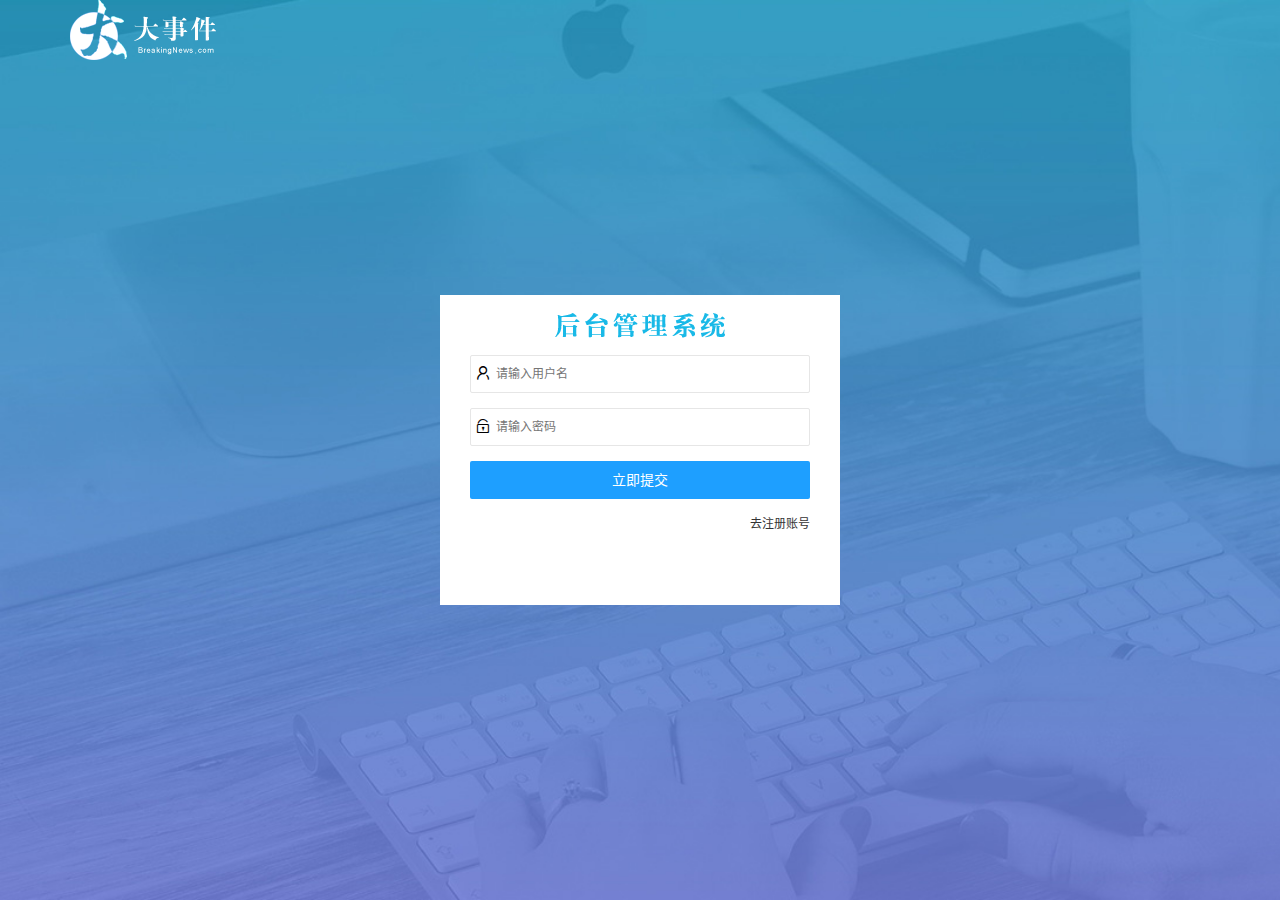
<file: login.html>
<!DOCTYPE html>
<html lang="zh-CN">

<head>
    <meta charset="UTF-8">
    <meta name="viewport" content="width=device-width, initial-scale=1.0">
    <title>Document</title>
    <link rel="stylesheet" href="/assets/lib/layui/css/layui.css" />

    <link rel="stylesheet" href="/assets/css/login.css">

</head>

<body>
    <!-- 头部logo区域 -->
    <div class="layui-main header">
        <img src="/assets/images/logo.png" alt="">
    </div>

    <!-- 登录注册的盒子 -->
    <div class="loginAndRegBox">
        <!-- 盒子头部 -->
        <div class="header-box">

        </div>
        <!-- 登录的盒子 -->
        <div class="login-box">
            <form class="layui-form" action="">
                <div class="layui-form-item">
                    <i class="layui-icon layui-icon-username"></i>
                    <input type="text" name="username" required lay-verify="required" placeholder="请输入用户名"
                        autocomplete="off" class="layui-input">

                </div>
                <div class="layui-form-item">
                    <i class="layui-icon layui-icon-password"></i>
                    <input type="password" name="password" required lay-verify="required" placeholder="请输入密码"
                        autocomplete="off" class="layui-input">

                </div>
                <div class="layui-form-item">

                    <button class="layui-btn layui-btn-normal layui-btn-fluid" lay-submit
                        lay-filter="formDemo">立即提交</button>


                </div>

                <a href="javascript:;">去注册账号</a>
            </form>


        </div>
        <!-- 注册的盒子 -->
        <div class="reg-box" style="display: none;">
            <form class="layui-form" action="">


                <div class="layui-form-item">
                    <i class="layui-icon layui-icon-username"></i>
                    <input type="text" name="username" required lay-verify="required" placeholder="请输入用户名"
                        autocomplete="off" class="layui-input">

                </div>
                <div class="layui-form-item">
                    <i class="layui-icon layui-icon-password"></i>
                    <input type="password" name="password" required lay-verify="required|pass" placeholder="请输入密码"
                        autocomplete="off" class="layui-input" id="ipt">

                </div>

                <div class="layui-form-item">
                    <i class="layui-icon layui-icon-password"></i>
                    <input type="password" name="repassword" required lay-verify="required|pass|samepass"
                        placeholder="再次输入密码" autocomplete="off" class="layui-input">

                </div>
                <div class="layui-form-item">

                    <button class="layui-btn layui-btn-normal layui-btn-fluid" lay-submit
                        lay-filter="formDemo">立即提交</button>


                </div>

                <a href="javascript:;">去登陆</a>
            </form>


        </div>

    </div>

    <script src="/assets/lib/layui/layui.all.js"></script>
    <script src="/assets/lib/jquery.js"></script>
    <script src="/assets/js/baseApi.js"></script>
    <script src="/assets/js/login.js"></script>
</body>

</html>
</file>
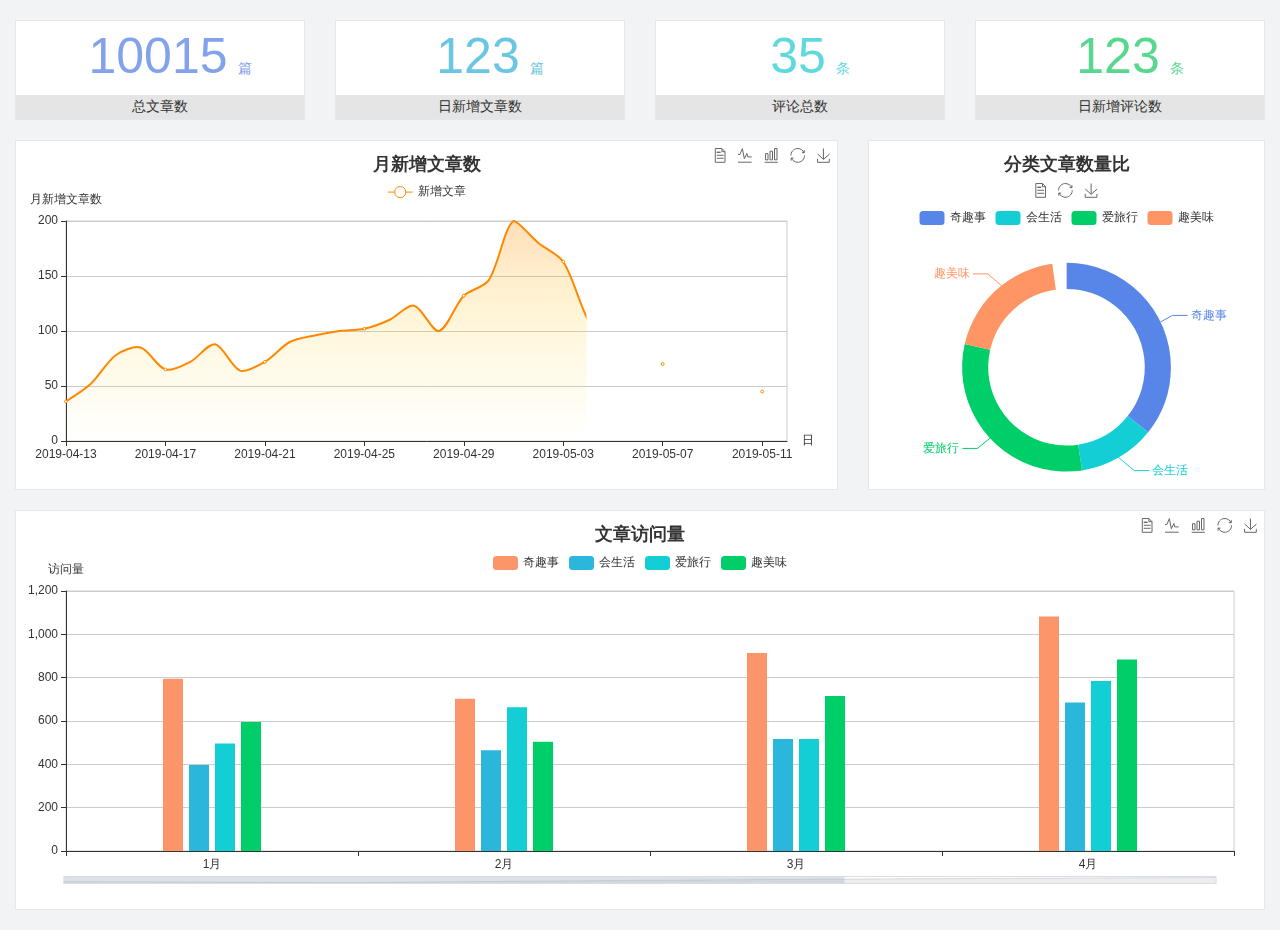
<file: home/dashboard.html>
<!DOCTYPE html>
<html lang="en">

<head>
  <meta charset="UTF-8">
  <meta name="viewport" content="width=device-width, initial-scale=1.0">
  <meta http-equiv="X-UA-Compatible" content="ie=edge">
  <title>图表统计</title>
  <link rel="stylesheet" href="../../assets/lib/bootstrap.css" />
  <link rel="stylesheet" href="../../assets/lib/main.css" />
  <script src="../../assets/lib/jquery.js"></script>
  <script type="text/javascript" src="../../assets/lib/echarts.min.js"></script>
</head>

<body>
  <div class="container-fluid">
    <div class="row spannel_list">
      <div class="col-sm-3 col-xs-6">
        <div class="spannel">
          <em>10015</em><span>篇</span>
          <b>总文章数</b>
        </div>
      </div>
      <div class="col-sm-3 col-xs-6">
        <div class="spannel scolor01">
          <em>123</em><span>篇</span>
          <b>日新增文章数</b>
        </div>
      </div>
      <div class="col-sm-3 col-xs-6">
        <div class="spannel scolor02">
          <em>35</em><span>条</span>
          <b>评论总数</b>
        </div>
      </div>
      <div class="col-sm-3 col-xs-6">
        <div class="spannel scolor03">
          <em>123</em><span>条</span>
          <b>日新增评论数</b>
        </div>
      </div>
    </div>
  </div>

  <div class="container-fluid">
    <div class="row curve-pie">
      <div class="col-lg-8 col-md-8">
        <div class="gragh_pannel" id="curve_show"></div>
      </div>
      <div class="col-lg-4 col-md-4">
        <div class="gragh_pannel" id="pie_show"></div>
      </div>
    </div>
  </div>

  <div class="container-fluid">
    <div class="column_pannel" id="column_show"></div>
  </div>

  <script>
    var oChart = echarts.init(document.getElementById('curve_show'));
    var aList_all = [
      { 'count': 36, 'date': '2019-04-13' },
      { 'count': 52, 'date': '2019-04-14' },
      { 'count': 78, 'date': '2019-04-15' },
      { 'count': 85, 'date': '2019-04-16' },
      { 'count': 65, 'date': '2019-04-17' },
      { 'count': 72, 'date': '2019-04-18' },
      { 'count': 88, 'date': '2019-04-19' },
      { 'count': 64, 'date': '2019-04-20' },
      { 'count': 72, 'date': '2019-04-21' },
      { 'count': 90, 'date': '2019-04-22' },
      { 'count': 96, 'date': '2019-04-23' },
      { 'count': 100, 'date': '2019-04-24' },
      { 'count': 102, 'date': '2019-04-25' },
      { 'count': 110, 'date': '2019-04-26' },
      { 'count': 123, 'date': '2019-04-27' },
      { 'count': 100, 'date': '2019-04-28' },
      { 'count': 132, 'date': '2019-04-29' },
      { 'count': 146, 'date': '2019-04-30' },
      { 'count': 200, 'date': '2019-05-01' },
      { 'count': 180, 'date': '2019-05-02' },
      { 'count': 163, 'date': '2019-05-03' },
      { 'count': 110, 'date': '2019-05-04' },
      { 'count': 80, 'date': '2019-05-05' },
      { 'count': 82, 'date': '2019-05-06' },
      { 'count': 70, 'date': '2019-05-07' },
      { 'count': 65, 'date': '2019-05-08' },
      { 'count': 54, 'date': '2019-05-09' },
      { 'count': 40, 'date': '2019-05-10' },
      { 'count': 45, 'date': '2019-05-11' },
      { 'count': 38, 'date': '2019-05-12' },
    ];

    let aCount = [];
    let aDate = [];

    for (var i = 0; i < aList_all.length; i++) {
      aCount.push(aList_all[i].count);
      aDate.push(aList_all[i].date);
    }

    var chartopt = {
      title: {
        text: '月新增文章数',
        left: 'center',
        top: '10'
      },
      tooltip: {
        trigger: 'axis'
      },
      legend: {
        data: ['新增文章'],
        top: '40'
      },
      toolbox: {
        show: true,
        feature: {
          mark: { show: true },
          dataView: { show: true, readOnly: false },
          magicType: { show: true, type: ['line', 'bar'] },
          restore: { show: true },
          saveAsImage: { show: true }
        }
      },
      calculable: true,
      xAxis: [
        {
          name: '日',
          type: 'category',
          boundaryGap: false,
          data: aDate
        }
      ],
      yAxis: [
        {
          name: '月新增文章数',
          type: 'value'
        }
      ],
      series: [
        {
          name: '新增文章',
          type: 'line',
          smooth: true,
          itemStyle: { normal: { areaStyle: { type: 'default' }, color: '#f80' }, lineStyle: { color: '#f80' } },
          data: aCount
        }],
      areaStyle: {
        normal: {
          color: new echarts.graphic.LinearGradient(0, 0, 0, 1, [{
            offset: 0,
            color: 'rgba(255,136,0,0.39)'
          }, {
            offset: .34,
            color: 'rgba(255,180,0,0.25)'
          }, {
            offset: 1,
            color: 'rgba(255,222,0,0.00)'
          }])

        }
      },
      grid: {
        show: true,
        x: 50,
        x2: 50,
        y: 80,
        height: 220
      }
    };

    oChart.setOption(chartopt);


    var oPie = echarts.init(document.getElementById('pie_show'));
    var oPieopt =
    {
      title: {
        top: 10,
        text: '分类文章数量比',
        x: 'center'
      },
      tooltip: {
        trigger: 'item',
        formatter: "{a} <br/>{b} : {c} ({d}%)"
      },
      color: ['#5885e8', '#13cfd5', '#00ce68', '#ff9565'],
      legend: {
        x: 'center',
        top: 65,
        data: ['奇趣事', '会生活', '爱旅行', '趣美味']
      },
      toolbox: {
        show: true,
        x: 'center',
        top: 35,
        feature: {
          mark: { show: true },
          dataView: { show: true, readOnly: false },
          magicType: {
            show: true,
            type: ['pie', 'funnel'],
            option: {
              funnel: {
                x: '25%',
                width: '50%',
                funnelAlign: 'left',
                max: 1548
              }
            }
          },
          restore: { show: true },
          saveAsImage: { show: true }
        }
      },
      calculable: true,
      series: [
        {
          name: '访问来源',
          type: 'pie',
          radius: ['45%', '60%'],
          center: ['50%', '65%'],
          data: [
            { value: 300, name: '奇趣事' },
            { value: 100, name: '会生活' },
            { value: 260, name: '爱旅行' },
            { value: 180, name: '趣美味' }
          ]
        }
      ]
    };
    oPie.setOption(oPieopt);



    var oColumn = this.echarts.init(document.getElementById('column_show'));
    var oColumnopt =
    {
      title: {
        text: '文章访问量',
        left: 'center',
        top: '10'
      },
      tooltip: {
        trigger: 'axis'
      },
      legend: {
        data: ['奇趣事', '会生活', '爱旅行', '趣美味'],
        top: '40'
      },
      toolbox: {
        show: true,
        feature: {
          mark: { show: true },
          dataView: { show: true, readOnly: false },
          magicType: { show: true, type: ['line', 'bar'] },
          restore: { show: true },
          saveAsImage: { show: true }
        }
      },
      calculable: true,
      xAxis: [
        {
          type: 'category',
          data: ['1月', '2月', '3月', '4月', '5月']
        }
      ],
      yAxis: [
        {
          name: '访问量',
          type: 'value'
        }
      ],
      series: [
        {
          name: '奇趣事',
          type: 'bar',
          barWidth: 20,
          itemStyle: {
            normal: { areaStyle: { type: 'default' }, color: '#fd956a' }
          },
          data: [800, 708, 920, 1090, 1200]
        },
        {
          name: '会生活',
          type: 'bar',
          barWidth: 20,
          itemStyle: {
            normal: { areaStyle: { type: 'default' }, color: '#2bb6db' }
          },
          data: [400, 468, 520, 690, 800]
        },
        {
          name: '爱旅行',
          type: 'bar',
          barWidth: 20,
          itemStyle: {
            normal: { areaStyle: { type: 'default' }, color: '#13cfd5' }
          },
          data: [500, 668, 520, 790, 900]
        },
        {
          name: '趣美味',
          type: 'bar',
          barWidth: 20,
          itemStyle: {
            normal: { areaStyle: { type: 'default' }, color: '#00ce68' }
          },
          data: [600, 508, 720, 890, 1000]
        }
      ],
      grid: {
        show: true,
        x: 50,
        x2: 30,
        y: 80,
        height: 260
      },
      dataZoom: [//给x轴设置滚动条
        {
          start: 0,//默认为0
          end: 100 - 1000 / 31,//默认为100
          type: 'slider',
          show: true,
          xAxisIndex: [0],
          handleSize: 0,//滑动条的 左右2个滑动条的大小
          height: 8,//组件高度
          left: 45, //左边的距离
          right: 50,//右边的距离
          bottom: 26,//右边的距离
          handleColor: '#ddd',//h滑动图标的颜色
          handleStyle: {
            borderColor: "#cacaca",
            borderWidth: "1",
            shadowBlur: 2,
            background: "#ddd",
            shadowColor: "#ddd",
          }
        }]
    };
    oColumn.setOption(oColumnopt);
  </script>
</body>

</html>
</file>
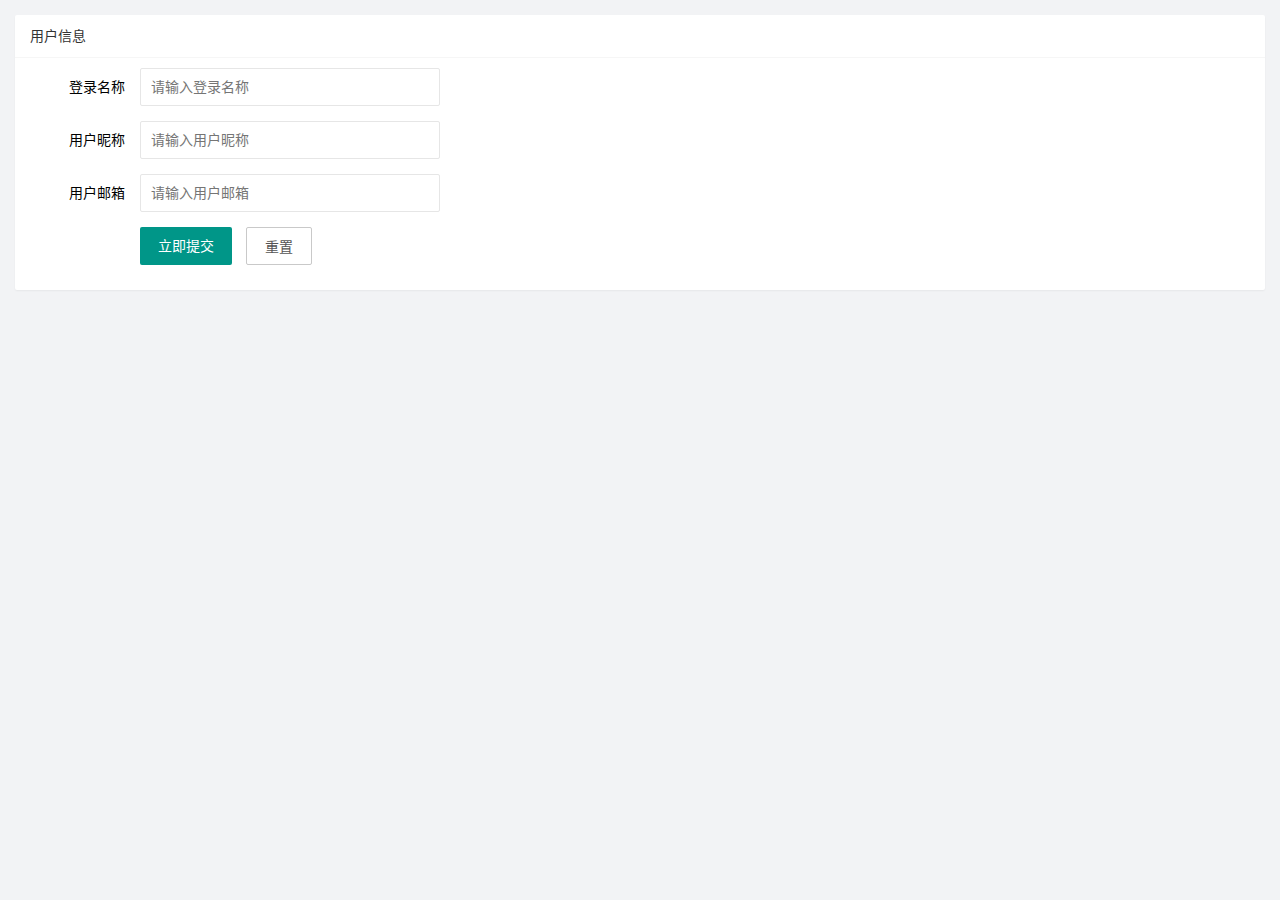
<file: user/user_Info.html>
<!DOCTYPE html>
<html lang="zh-CN">

<head>
    <meta charset="UTF-8">
    <meta name="viewport" content="width=device-width, initial-scale=1.0">
    <title>Document</title>
    <link rel="stylesheet" href="/assets/lib/layui/css/layui.css">
    <link rel="stylesheet" href="/assets/css/user/user_Info.css">
</head>

<body>
    <div class="layui-card">
        <div class="layui-card-header">用户信息</div>
        <div class="layui-card-body">
            <form class="layui-form" lay-filter="formTest" action="">
                <input type="hidden" name="id">
                <div class="layui-form-item">
                    <label class="layui-form-label">登录名称</label>
                    <div class="layui-input-block">
                        <input type="text" name="username" required lay-verify="required" placeholder="请输入登录名称"
                            autocomplete="off" class="layui-input" readonly>
                    </div>
                </div>
                <div class="layui-form-item">
                    <label class="layui-form-label">用户昵称</label>
                    <div class="layui-input-block">
                        <input type="text" name="nickname" required lay-verify="required|nickname" placeholder="请输入用户昵称"
                            autocomplete="off" class="layui-input">
                    </div>
                </div>
                <div class="layui-form-item">
                    <label class="layui-form-label">用户邮箱</label>
                    <div class="layui-input-block">
                        <input type="text" name="email" required lay-verify="required|email" placeholder="请输入用户邮箱"
                            autocomplete="off" class="layui-input">
                    </div>
                </div>
                <div class="layui-form-item">
                    <div class="layui-input-block">
                        <button class="layui-btn" lay-submit lay-filter="formDemo">立即提交</button>
                        <button type="reset" class="layui-btn layui-btn-primary" id="btn">重置</button>
                    </div>
                </div>
            </form>

        </div>
    </div>

    <script src="/assets/lib/layui/layui.all.js"></script>
    <script src="/assets/lib/jquery.js"></script>
    <script src="/assets/js/baseApi.js"></script>
    <script src="/assets/js/user/user_info.js"></script>
</body>

</html>
</file>
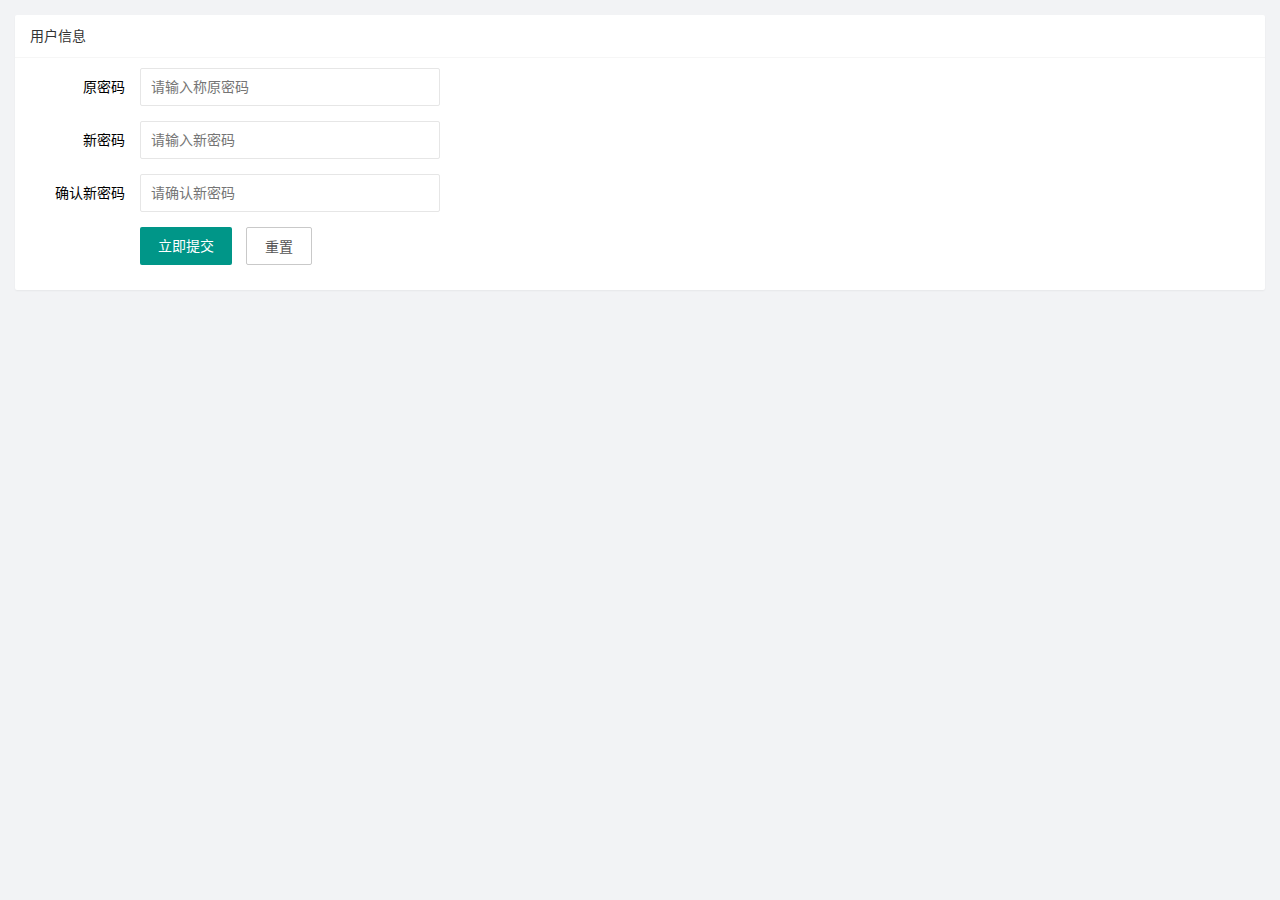
<file: user/user_pwd.html>
<!DOCTYPE html>
<html lang="zh-CN">

<head>
    <meta charset="UTF-8">
    <meta name="viewport" content="width=device-width, initial-scale=1.0">
    <title>Document</title>
    <link rel="stylesheet" href="/assets/lib/layui/css/layui.css">
    <link rel="stylesheet" href="/assets/css/user/user_pwd.css">
</head>

<body>
    <div class="layui-card">
        <div class="layui-card-header">用户信息</div>
        <div class="layui-card-body">
            <form class="layui-form" action="">
                <div class="layui-form-item">
                    <label class="layui-form-label">原密码</label>
                    <div class="layui-input-block">
                        <input type="password" name="oldPwd" required lay-verify="required|pwd" placeholder="请输入称原密码"
                            autocomplete="off" class="layui-input">
                    </div>
                </div>
                <div class="layui-form-item">
                    <label class="layui-form-label">新密码</label>
                    <div class="layui-input-block">
                        <input type="password" name="newPwd" required lay-verify="required|pwd|somenewPwd"
                            placeholder="请输入新密码" autocomplete="off" class="layui-input">
                    </div>
                </div>
                <div class="layui-form-item">
                    <label class="layui-form-label">确认新密码</label>
                    <div class="layui-input-block">
                        <input type="password" name="renewPwd" required lay-verify="required|pwd|somenewPwd2"
                            placeholder="请确认新密码" autocomplete="off" class="layui-input">
                    </div>
                </div>
                <div class="layui-form-item">
                    <div class="layui-input-block">
                        <button class="layui-btn" lay-submit lay-filter="formDemo">立即提交</button>
                        <button type="reset" class="layui-btn layui-btn-primary">重置</button>
                    </div>
                </div>
            </form>

        </div>
    </div>

    <script src="/assets/lib/layui/layui.all.js"></script>
    <script src="/assets/lib/jquery.js"></script>
    <script src="/assets/js/baseApi.js"></script>
    <script src="/assets/js/user/user_pwd.js"></script>

</body>

</html>
</file>
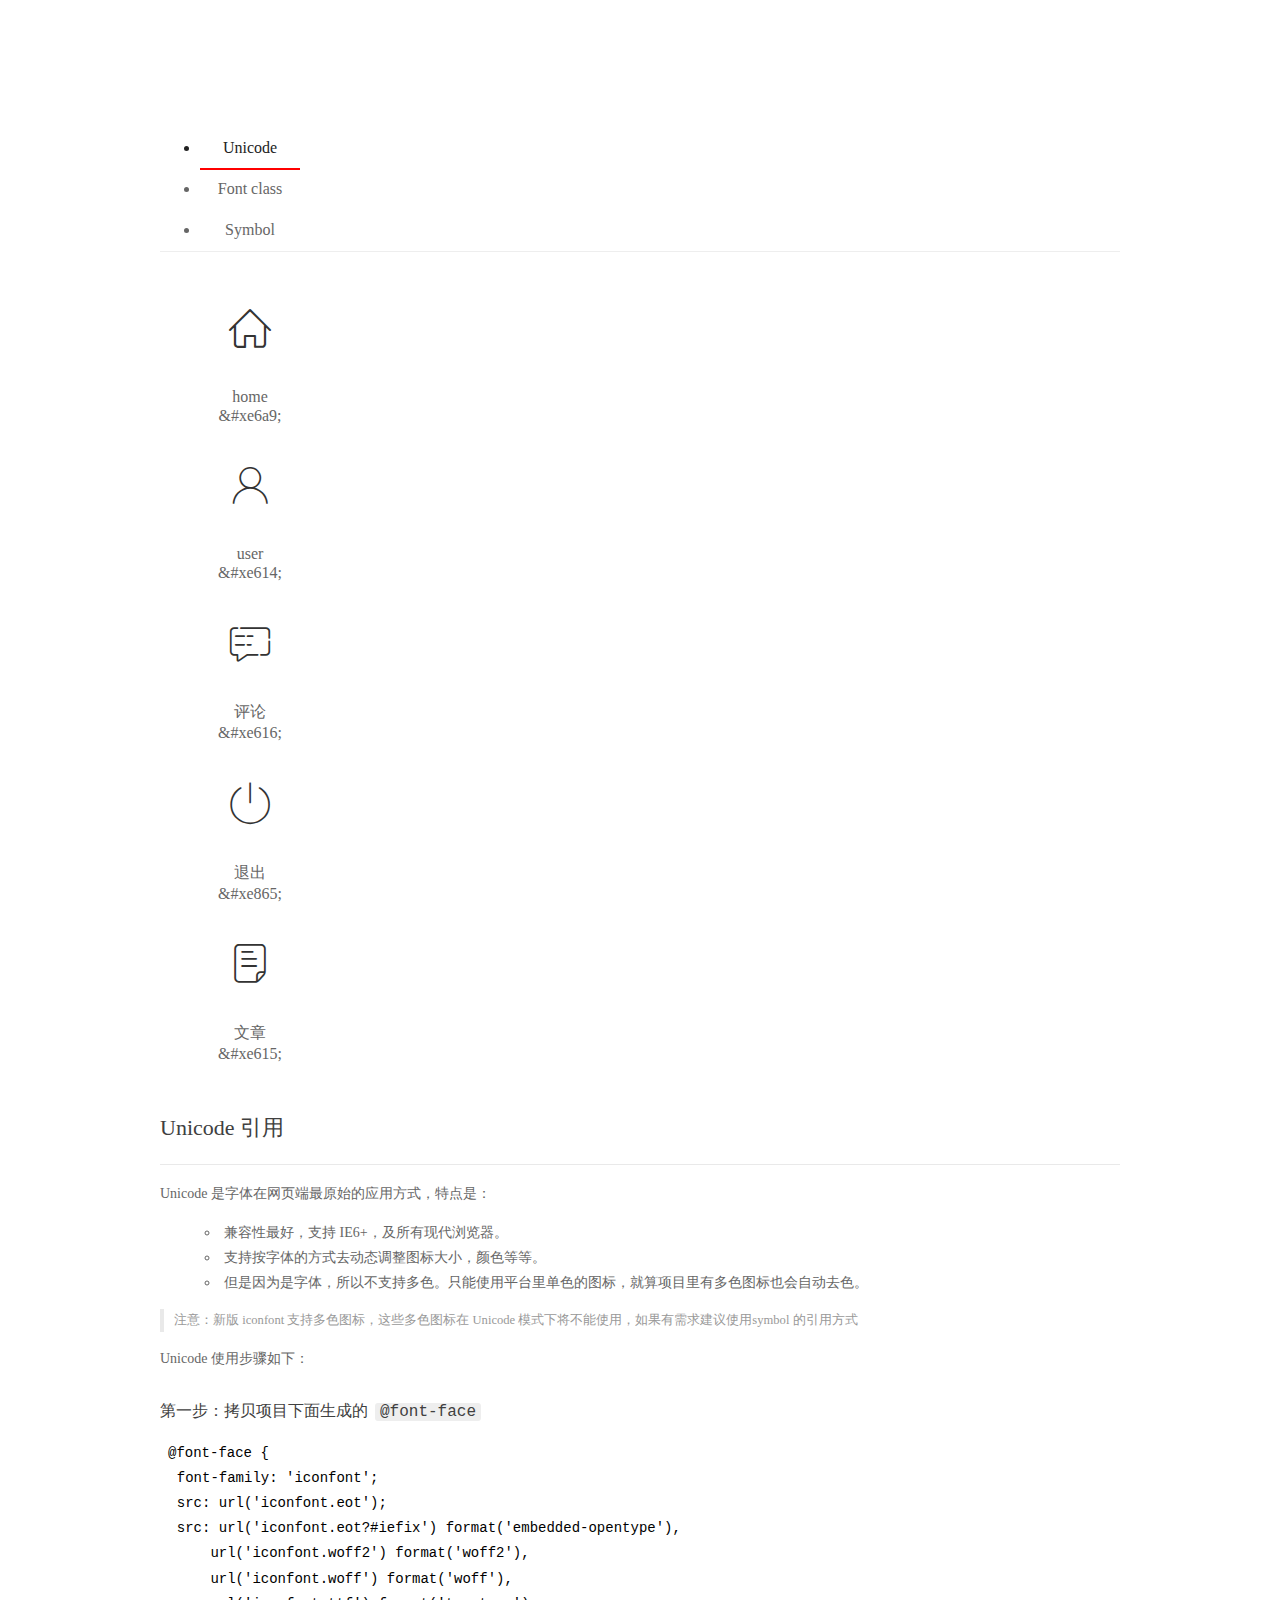
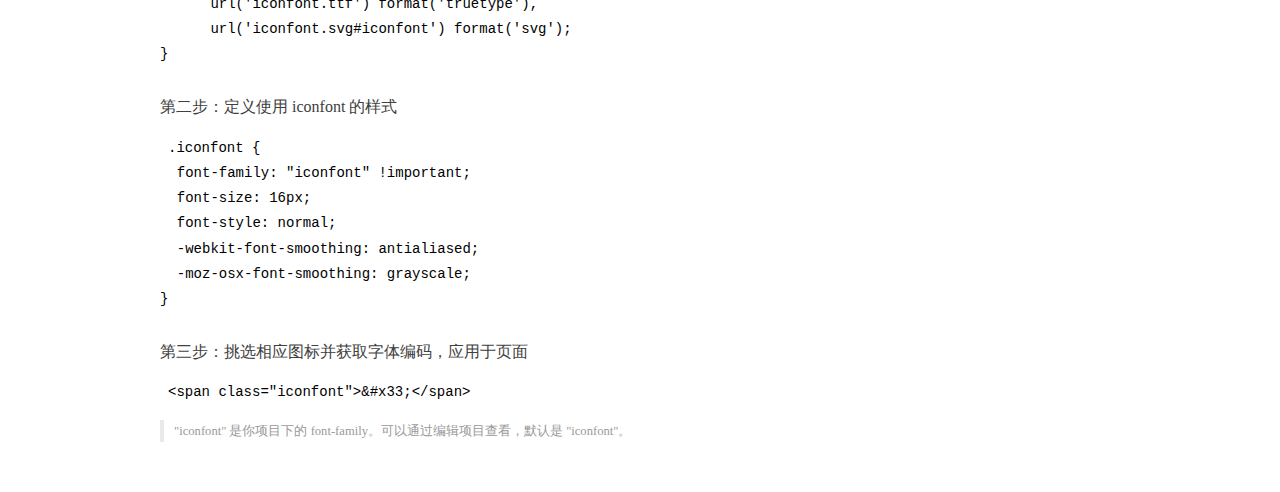
<file: assets/fonts/demo_index.html>
<!DOCTYPE html>
<html>
<head>
  <meta charset="utf-8"/>
  <title>IconFont Demo</title>
  <link rel="shortcut icon" href="https://gtms04.alicdn.com/tps/i4/TB1_oz6GVXXXXaFXpXXJDFnIXXX-64-64.ico" type="image/x-icon"/>
  <link rel="stylesheet" href="https://g.alicdn.com/thx/cube/1.3.2/cube.min.css">
  <link rel="stylesheet" href="demo.css">
  <link rel="stylesheet" href="iconfont.css">
  <script src="iconfont.js"></script>
  <!-- jQuery -->
  <script src="https://a1.alicdn.com/oss/uploads/2018/12/26/7bfddb60-08e8-11e9-9b04-53e73bb6408b.js"></script>
  <!-- 代码高亮 -->
  <script src="https://a1.alicdn.com/oss/uploads/2018/12/26/a3f714d0-08e6-11e9-8a15-ebf944d7534c.js"></script>
</head>
<body>
  <div class="main">
    <h1 class="logo"><a href="https://www.iconfont.cn/" title="iconfont 首页" target="_blank">&#xe86b;</a></h1>
    <div class="nav-tabs">
      <ul id="tabs" class="dib-box">
        <li class="dib active"><span>Unicode</span></li>
        <li class="dib"><span>Font class</span></li>
        <li class="dib"><span>Symbol</span></li>
      </ul>
      
    </div>
    <div class="tab-container">
      <div class="content unicode" style="display: block;">
          <ul class="icon_lists dib-box">
          
            <li class="dib">
              <span class="icon iconfont">&#xe6a9;</span>
                <div class="name">home</div>
                <div class="code-name">&amp;#xe6a9;</div>
              </li>
          
            <li class="dib">
              <span class="icon iconfont">&#xe614;</span>
                <div class="name">user</div>
                <div class="code-name">&amp;#xe614;</div>
              </li>
          
            <li class="dib">
              <span class="icon iconfont">&#xe616;</span>
                <div class="name">评论</div>
                <div class="code-name">&amp;#xe616;</div>
              </li>
          
            <li class="dib">
              <span class="icon iconfont">&#xe865;</span>
                <div class="name">退出</div>
                <div class="code-name">&amp;#xe865;</div>
              </li>
          
            <li class="dib">
              <span class="icon iconfont">&#xe615;</span>
                <div class="name">文章</div>
                <div class="code-name">&amp;#xe615;</div>
              </li>
          
          </ul>
          <div class="article markdown">
          <h2 id="unicode-">Unicode 引用</h2>
          <hr>

          <p>Unicode 是字体在网页端最原始的应用方式，特点是：</p>
          <ul>
            <li>兼容性最好，支持 IE6+，及所有现代浏览器。</li>
            <li>支持按字体的方式去动态调整图标大小，颜色等等。</li>
            <li>但是因为是字体，所以不支持多色。只能使用平台里单色的图标，就算项目里有多色图标也会自动去色。</li>
          </ul>
          <blockquote>
            <p>注意：新版 iconfont 支持多色图标，这些多色图标在 Unicode 模式下将不能使用，如果有需求建议使用symbol 的引用方式</p>
          </blockquote>
          <p>Unicode 使用步骤如下：</p>
          <h3 id="-font-face">第一步：拷贝项目下面生成的 <code>@font-face</code></h3>
<pre><code class="language-css"
>@font-face {
  font-family: 'iconfont';
  src: url('iconfont.eot');
  src: url('iconfont.eot?#iefix') format('embedded-opentype'),
      url('iconfont.woff2') format('woff2'),
      url('iconfont.woff') format('woff'),
      url('iconfont.ttf') format('truetype'),
      url('iconfont.svg#iconfont') format('svg');
}
</code></pre>
          <h3 id="-iconfont-">第二步：定义使用 iconfont 的样式</h3>
<pre><code class="language-css"
>.iconfont {
  font-family: "iconfont" !important;
  font-size: 16px;
  font-style: normal;
  -webkit-font-smoothing: antialiased;
  -moz-osx-font-smoothing: grayscale;
}
</code></pre>
          <h3 id="-">第三步：挑选相应图标并获取字体编码，应用于页面</h3>
<pre>
<code class="language-html"
>&lt;span class="iconfont"&gt;&amp;#x33;&lt;/span&gt;
</code></pre>
          <blockquote>
            <p>"iconfont" 是你项目下的 font-family。可以通过编辑项目查看，默认是 "iconfont"。</p>
          </blockquote>
          </div>
      </div>
      <div class="content font-class">
        <ul class="icon_lists dib-box">
          
          <li class="dib">
            <span class="icon iconfont icon-home"></span>
            <div class="name">
              home
            </div>
            <div class="code-name">.icon-home
            </div>
          </li>
          
          <li class="dib">
            <span class="icon iconfont icon-user"></span>
            <div class="name">
              user
            </div>
            <div class="code-name">.icon-user
            </div>
          </li>
          
          <li class="dib">
            <span class="icon iconfont icon-pinglun"></span>
            <div class="name">
              评论
            </div>
            <div class="code-name">.icon-pinglun
            </div>
          </li>
          
          <li class="dib">
            <span class="icon iconfont icon-tuichu"></span>
            <div class="name">
              退出
            </div>
            <div class="code-name">.icon-tuichu
            </div>
          </li>
          
          <li class="dib">
            <span class="icon iconfont icon-16"></span>
            <div class="name">
              文章
            </div>
            <div class="code-name">.icon-16
            </div>
          </li>
          
        </ul>
        <div class="article markdown">
        <h2 id="font-class-">font-class 引用</h2>
        <hr>

        <p>font-class 是 Unicode 使用方式的一种变种，主要是解决 Unicode 书写不直观，语意不明确的问题。</p>
        <p>与 Unicode 使用方式相比，具有如下特点：</p>
        <ul>
          <li>兼容性良好，支持 IE8+，及所有现代浏览器。</li>
          <li>相比于 Unicode 语意明确，书写更直观。可以很容易分辨这个 icon 是什么。</li>
          <li>因为使用 class 来定义图标，所以当要替换图标时，只需要修改 class 里面的 Unicode 引用。</li>
          <li>不过因为本质上还是使用的字体，所以多色图标还是不支持的。</li>
        </ul>
        <p>使用步骤如下：</p>
        <h3 id="-fontclass-">第一步：引入项目下面生成的 fontclass 代码：</h3>
<pre><code class="language-html">&lt;link rel="stylesheet" href="./iconfont.css"&gt;
</code></pre>
        <h3 id="-">第二步：挑选相应图标并获取类名，应用于页面：</h3>
<pre><code class="language-html">&lt;span class="iconfont icon-xxx"&gt;&lt;/span&gt;
</code></pre>
        <blockquote>
          <p>"
            iconfont" 是你项目下的 font-family。可以通过编辑项目查看，默认是 "iconfont"。</p>
        </blockquote>
      </div>
      </div>
      <div class="content symbol">
          <ul class="icon_lists dib-box">
          
            <li class="dib">
                <svg class="icon svg-icon" aria-hidden="true">
                  <use xlink:href="#icon-home"></use>
                </svg>
                <div class="name">home</div>
                <div class="code-name">#icon-home</div>
            </li>
          
            <li class="dib">
                <svg class="icon svg-icon" aria-hidden="true">
                  <use xlink:href="#icon-user"></use>
                </svg>
                <div class="name">user</div>
                <div class="code-name">#icon-user</div>
            </li>
          
            <li class="dib">
                <svg class="icon svg-icon" aria-hidden="true">
                  <use xlink:href="#icon-pinglun"></use>
                </svg>
                <div class="name">评论</div>
                <div class="code-name">#icon-pinglun</div>
            </li>
          
            <li class="dib">
                <svg class="icon svg-icon" aria-hidden="true">
                  <use xlink:href="#icon-tuichu"></use>
                </svg>
                <div class="name">退出</div>
                <div class="code-name">#icon-tuichu</div>
            </li>
          
            <li class="dib">
                <svg class="icon svg-icon" aria-hidden="true">
                  <use xlink:href="#icon-16"></use>
                </svg>
                <div class="name">文章</div>
                <div class="code-name">#icon-16</div>
            </li>
          
          </ul>
          <div class="article markdown">
          <h2 id="symbol-">Symbol 引用</h2>
          <hr>

          <p>这是一种全新的使用方式，应该说这才是未来的主流，也是平台目前推荐的用法。相关介绍可以参考这篇<a href="">文章</a>
            这种用法其实是做了一个 SVG 的集合，与另外两种相比具有如下特点：</p>
          <ul>
            <li>支持多色图标了，不再受单色限制。</li>
            <li>通过一些技巧，支持像字体那样，通过 <code>font-size</code>, <code>color</code> 来调整样式。</li>
            <li>兼容性较差，支持 IE9+，及现代浏览器。</li>
            <li>浏览器渲染 SVG 的性能一般，还不如 png。</li>
          </ul>
          <p>使用步骤如下：</p>
          <h3 id="-symbol-">第一步：引入项目下面生成的 symbol 代码：</h3>
<pre><code class="language-html">&lt;script src="./iconfont.js"&gt;&lt;/script&gt;
</code></pre>
          <h3 id="-css-">第二步：加入通用 CSS 代码（引入一次就行）：</h3>
<pre><code class="language-html">&lt;style&gt;
.icon {
  width: 1em;
  height: 1em;
  vertical-align: -0.15em;
  fill: currentColor;
  overflow: hidden;
}
&lt;/style&gt;
</code></pre>
          <h3 id="-">第三步：挑选相应图标并获取类名，应用于页面：</h3>
<pre><code class="language-html">&lt;svg class="icon" aria-hidden="true"&gt;
  &lt;use xlink:href="#icon-xxx"&gt;&lt;/use&gt;
&lt;/svg&gt;
</code></pre>
          </div>
      </div>

    </div>
  </div>
  <script>
  $(document).ready(function () {
      $('.tab-container .content:first').show()

      $('#tabs li').click(function (e) {
        var tabContent = $('.tab-container .content')
        var index = $(this).index()

        if ($(this).hasClass('active')) {
          return
        } else {
          $('#tabs li').removeClass('active')
          $(this).addClass('active')

          tabContent.hide().eq(index).fadeIn()
        }
      })
    })
  </script>
</body>
</html>
</file>
<file: assets/lib/layui/css/layui.css>
/** layui-v2.5.5 MIT License By https://www.layui.com */
 .layui-inline,img{display:inline-block;vertical-align:middle}h1,h2,h3,h4,h5,h6{font-weight:400}.layui-edge,.layui-header,.layui-inline,.layui-main{position:relative}.layui-body,.layui-edge,.layui-elip{overflow:hidden}.layui-btn,.layui-edge,.layui-inline,img{vertical-align:middle}.layui-btn,.layui-disabled,.layui-icon,.layui-unselect{-moz-user-select:none;-webkit-user-select:none;-ms-user-select:none}.layui-elip,.layui-form-checkbox span,.layui-form-pane .layui-form-label{text-overflow:ellipsis;white-space:nowrap}.layui-breadcrumb,.layui-tree-btnGroup{visibility:hidden}blockquote,body,button,dd,div,dl,dt,form,h1,h2,h3,h4,h5,h6,input,li,ol,p,pre,td,textarea,th,ul{margin:0;padding:0;-webkit-tap-highlight-color:rgba(0,0,0,0)}a:active,a:hover{outline:0}img{border:none}li{list-style:none}table{border-collapse:collapse;border-spacing:0}h4,h5,h6{font-size:100%}button,input,optgroup,option,select,textarea{font-family:inherit;font-size:inherit;font-style:inherit;font-weight:inherit;outline:0}pre{white-space:pre-wrap;white-space:-moz-pre-wrap;white-space:-pre-wrap;white-space:-o-pre-wrap;word-wrap:break-word}body{line-height:24px;font:14px Helvetica Neue,Helvetica,PingFang SC,Tahoma,Arial,sans-serif}hr{height:1px;margin:10px 0;border:0;clear:both}a{color:#333;text-decoration:none}a:hover{color:#777}a cite{font-style:normal;*cursor:pointer}.layui-border-box,.layui-border-box *{box-sizing:border-box}.layui-box,.layui-box *{box-sizing:content-box}.layui-clear{clear:both;*zoom:1}.layui-clear:after{content:'\20';clear:both;*zoom:1;display:block;height:0}.layui-inline{*display:inline;*zoom:1}.layui-edge{display:inline-block;width:0;height:0;border-width:6px;border-style:dashed;border-color:transparent}.layui-edge-top{top:-4px;border-bottom-color:#999;border-bottom-style:solid}.layui-edge-right{border-left-color:#999;border-left-style:solid}.layui-edge-bottom{top:2px;border-top-color:#999;border-top-style:solid}.layui-edge-left{border-right-color:#999;border-right-style:solid}.layui-disabled,.layui-disabled:hover{color:#d2d2d2!important;cursor:not-allowed!important}.layui-circle{border-radius:100%}.layui-show{display:block!important}.layui-hide{display:none!important}@font-face{font-family:layui-icon;src:url(../font/iconfont.eot?v=250);src:url(../font/iconfont.eot?v=250#iefix) format('embedded-opentype'),url(../font/iconfont.woff2?v=250) format('woff2'),url(../font/iconfont.woff?v=250) format('woff'),url(../font/iconfont.ttf?v=250) format('truetype'),url(../font/iconfont.svg?v=250#layui-icon) format('svg')}.layui-icon{font-family:layui-icon!important;font-size:16px;font-style:normal;-webkit-font-smoothing:antialiased;-moz-osx-font-smoothing:grayscale}.layui-icon-reply-fill:before{content:"\e611"}.layui-icon-set-fill:before{content:"\e614"}.layui-icon-menu-fill:before{content:"\e60f"}.layui-icon-search:before{content:"\e615"}.layui-icon-share:before{content:"\e641"}.layui-icon-set-sm:before{content:"\e620"}.layui-icon-engine:before{content:"\e628"}.layui-icon-close:before{content:"\1006"}.layui-icon-close-fill:before{content:"\1007"}.layui-icon-chart-screen:before{content:"\e629"}.layui-icon-star:before{content:"\e600"}.layui-icon-circle-dot:before{content:"\e617"}.layui-icon-chat:before{content:"\e606"}.layui-icon-release:before{content:"\e609"}.layui-icon-list:before{content:"\e60a"}.layui-icon-chart:before{content:"\e62c"}.layui-icon-ok-circle:before{content:"\1005"}.layui-icon-layim-theme:before{content:"\e61b"}.layui-icon-table:before{content:"\e62d"}.layui-icon-right:before{content:"\e602"}.layui-icon-left:before{content:"\e603"}.layui-icon-cart-simple:before{content:"\e698"}.layui-icon-face-cry:before{content:"\e69c"}.layui-icon-face-smile:before{content:"\e6af"}.layui-icon-survey:before{content:"\e6b2"}.layui-icon-tree:before{content:"\e62e"}.layui-icon-upload-circle:before{content:"\e62f"}.layui-icon-add-circle:before{content:"\e61f"}.layui-icon-download-circle:before{content:"\e601"}.layui-icon-templeate-1:before{content:"\e630"}.layui-icon-util:before{content:"\e631"}.layui-icon-face-surprised:before{content:"\e664"}.layui-icon-edit:before{content:"\e642"}.layui-icon-speaker:before{content:"\e645"}.layui-icon-down:before{content:"\e61a"}.layui-icon-file:before{content:"\e621"}.layui-icon-layouts:before{content:"\e632"}.layui-icon-rate-half:before{content:"\e6c9"}.layui-icon-add-circle-fine:before{content:"\e608"}.layui-icon-prev-circle:before{content:"\e633"}.layui-icon-read:before{content:"\e705"}.layui-icon-404:before{content:"\e61c"}.layui-icon-carousel:before{content:"\e634"}.layui-icon-help:before{content:"\e607"}.layui-icon-code-circle:before{content:"\e635"}.layui-icon-water:before{content:"\e636"}.layui-icon-username:before{content:"\e66f"}.layui-icon-find-fill:before{content:"\e670"}.layui-icon-about:before{content:"\e60b"}.layui-icon-location:before{content:"\e715"}.layui-icon-up:before{content:"\e619"}.layui-icon-pause:before{content:"\e651"}.layui-icon-date:before{content:"\e637"}.layui-icon-layim-uploadfile:before{content:"\e61d"}.layui-icon-delete:before{content:"\e640"}.layui-icon-play:before{content:"\e652"}.layui-icon-top:before{content:"\e604"}.layui-icon-friends:before{content:"\e612"}.layui-icon-refresh-3:before{content:"\e9aa"}.layui-icon-ok:before{content:"\e605"}.layui-icon-layer:before{content:"\e638"}.layui-icon-face-smile-fine:before{content:"\e60c"}.layui-icon-dollar:before{content:"\e659"}.layui-icon-group:before{content:"\e613"}.layui-icon-layim-download:before{content:"\e61e"}.layui-icon-picture-fine:before{content:"\e60d"}.layui-icon-link:before{content:"\e64c"}.layui-icon-diamond:before{content:"\e735"}.layui-icon-log:before{content:"\e60e"}.layui-icon-rate-solid:before{content:"\e67a"}.layui-icon-fonts-del:before{content:"\e64f"}.layui-icon-unlink:before{content:"\e64d"}.layui-icon-fonts-clear:before{content:"\e639"}.layui-icon-triangle-r:before{content:"\e623"}.layui-icon-circle:before{content:"\e63f"}.layui-icon-radio:before{content:"\e643"}.layui-icon-align-center:before{content:"\e647"}.layui-icon-align-right:before{content:"\e648"}.layui-icon-align-left:before{content:"\e649"}.layui-icon-loading-1:before{content:"\e63e"}.layui-icon-return:before{content:"\e65c"}.layui-icon-fonts-strong:before{content:"\e62b"}.layui-icon-upload:before{content:"\e67c"}.layui-icon-dialogue:before{content:"\e63a"}.layui-icon-video:before{content:"\e6ed"}.layui-icon-headset:before{content:"\e6fc"}.layui-icon-cellphone-fine:before{content:"\e63b"}.layui-icon-add-1:before{content:"\e654"}.layui-icon-face-smile-b:before{content:"\e650"}.layui-icon-fonts-html:before{content:"\e64b"}.layui-icon-form:before{content:"\e63c"}.layui-icon-cart:before{content:"\e657"}.layui-icon-camera-fill:before{content:"\e65d"}.layui-icon-tabs:before{content:"\e62a"}.layui-icon-fonts-code:before{content:"\e64e"}.layui-icon-fire:before{content:"\e756"}.layui-icon-set:before{content:"\e716"}.layui-icon-fonts-u:before{content:"\e646"}.layui-icon-triangle-d:before{content:"\e625"}.layui-icon-tips:before{content:"\e702"}.layui-icon-picture:before{content:"\e64a"}.layui-icon-more-vertical:before{content:"\e671"}.layui-icon-flag:before{content:"\e66c"}.layui-icon-loading:before{content:"\e63d"}.layui-icon-fonts-i:before{content:"\e644"}.layui-icon-refresh-1:before{content:"\e666"}.layui-icon-rmb:before{content:"\e65e"}.layui-icon-home:before{content:"\e68e"}.layui-icon-user:before{content:"\e770"}.layui-icon-notice:before{content:"\e667"}.layui-icon-login-weibo:before{content:"\e675"}.layui-icon-voice:before{content:"\e688"}.layui-icon-upload-drag:before{content:"\e681"}.layui-icon-login-qq:before{content:"\e676"}.layui-icon-snowflake:before{content:"\e6b1"}.layui-icon-file-b:before{content:"\e655"}.layui-icon-template:before{content:"\e663"}.layui-icon-auz:before{content:"\e672"}.layui-icon-console:before{content:"\e665"}.layui-icon-app:before{content:"\e653"}.layui-icon-prev:before{content:"\e65a"}.layui-icon-website:before{content:"\e7ae"}.layui-icon-next:before{content:"\e65b"}.layui-icon-component:before{content:"\e857"}.layui-icon-more:before{content:"\e65f"}.layui-icon-login-wechat:before{content:"\e677"}.layui-icon-shrink-right:before{content:"\e668"}.layui-icon-spread-left:before{content:"\e66b"}.layui-icon-camera:before{content:"\e660"}.layui-icon-note:before{content:"\e66e"}.layui-icon-refresh:before{content:"\e669"}.layui-icon-female:before{content:"\e661"}.layui-icon-male:before{content:"\e662"}.layui-icon-password:before{content:"\e673"}.layui-icon-senior:before{content:"\e674"}.layui-icon-theme:before{content:"\e66a"}.layui-icon-tread:before{content:"\e6c5"}.layui-icon-praise:before{content:"\e6c6"}.layui-icon-star-fill:before{content:"\e658"}.layui-icon-rate:before{content:"\e67b"}.layui-icon-template-1:before{content:"\e656"}.layui-icon-vercode:before{content:"\e679"}.layui-icon-cellphone:before{content:"\e678"}.layui-icon-screen-full:before{content:"\e622"}.layui-icon-screen-restore:before{content:"\e758"}.layui-icon-cols:before{content:"\e610"}.layui-icon-export:before{content:"\e67d"}.layui-icon-print:before{content:"\e66d"}.layui-icon-slider:before{content:"\e714"}.layui-icon-addition:before{content:"\e624"}.layui-icon-subtraction:before{content:"\e67e"}.layui-icon-service:before{content:"\e626"}.layui-icon-transfer:before{content:"\e691"}.layui-main{width:1140px;margin:0 auto}.layui-header{z-index:1000;height:60px}.layui-header a:hover{transition:all .5s;-webkit-transition:all .5s}.layui-side{position:fixed;left:0;top:0;bottom:0;z-index:999;width:200px;overflow-x:hidden}.layui-side-scroll{position:relative;width:220px;height:100%;overflow-x:hidden}.layui-body{position:absolute;left:200px;right:0;top:0;bottom:0;z-index:998;width:auto;overflow-y:auto;box-sizing:border-box}.layui-layout-body{overflow:hidden}.layui-layout-admin .layui-header{background-color:#23262E}.layui-layout-admin .layui-side{top:60px;width:200px;overflow-x:hidden}.layui-layout-admin .layui-body{position:fixed;top:60px;bottom:44px}.layui-layout-admin .layui-main{width:auto;margin:0 15px}.layui-layout-admin .layui-footer{position:fixed;left:200px;right:0;bottom:0;height:44px;line-height:44px;padding:0 15px;background-color:#eee}.layui-layout-admin .layui-logo{position:absolute;left:0;top:0;width:200px;height:100%;line-height:60px;text-align:center;color:#009688;font-size:16px}.layui-layout-admin .layui-header .layui-nav{background:0 0}.layui-layout-left{position:absolute!important;left:200px;top:0}.layui-layout-right{position:absolute!important;right:0;top:0}.layui-container{position:relative;margin:0 auto;padding:0 15px;box-sizing:border-box}.layui-fluid{position:relative;margin:0 auto;padding:0 15px}.layui-row:after,.layui-row:before{content:'';display:block;clear:both}.layui-col-lg1,.layui-col-lg10,.layui-col-lg11,.layui-col-lg12,.layui-col-lg2,.layui-col-lg3,.layui-col-lg4,.layui-col-lg5,.layui-col-lg6,.layui-col-lg7,.layui-col-lg8,.layui-col-lg9,.layui-col-md1,.layui-col-md10,.layui-col-md11,.layui-col-md12,.layui-col-md2,.layui-col-md3,.layui-col-md4,.layui-col-md5,.layui-col-md6,.layui-col-md7,.layui-col-md8,.layui-col-md9,.layui-col-sm1,.layui-col-sm10,.layui-col-sm11,.layui-col-sm12,.layui-col-sm2,.layui-col-sm3,.layui-col-sm4,.layui-col-sm5,.layui-col-sm6,.layui-col-sm7,.layui-col-sm8,.layui-col-sm9,.layui-col-xs1,.layui-col-xs10,.layui-col-xs11,.layui-col-xs12,.layui-col-xs2,.layui-col-xs3,.layui-col-xs4,.layui-col-xs5,.layui-col-xs6,.layui-col-xs7,.layui-col-xs8,.layui-col-xs9{position:relative;display:block;box-sizing:border-box}.layui-col-xs1,.layui-col-xs10,.layui-col-xs11,.layui-col-xs12,.layui-col-xs2,.layui-col-xs3,.layui-col-xs4,.layui-col-xs5,.layui-col-xs6,.layui-col-xs7,.layui-col-xs8,.layui-col-xs9{float:left}.layui-col-xs1{width:8.33333333%}.layui-col-xs2{width:16.66666667%}.layui-col-xs3{width:25%}.layui-col-xs4{width:33.33333333%}.layui-col-xs5{width:41.66666667%}.layui-col-xs6{width:50%}.layui-col-xs7{width:58.33333333%}.layui-col-xs8{width:66.66666667%}.layui-col-xs9{width:75%}.layui-col-xs10{width:83.33333333%}.layui-col-xs11{width:91.66666667%}.layui-col-xs12{width:100%}.layui-col-xs-offset1{margin-left:8.33333333%}.layui-col-xs-offset2{margin-left:16.66666667%}.layui-col-xs-offset3{margin-left:25%}.layui-col-xs-offset4{margin-left:33.33333333%}.layui-col-xs-offset5{margin-left:41.66666667%}.layui-col-xs-offset6{margin-left:50%}.layui-col-xs-offset7{margin-left:58.33333333%}.layui-col-xs-offset8{margin-left:66.66666667%}.layui-col-xs-offset9{margin-left:75%}.layui-col-xs-offset10{margin-left:83.33333333%}.layui-col-xs-offset11{margin-left:91.66666667%}.layui-col-xs-offset12{margin-left:100%}@media screen and (max-width:768px){.layui-hide-xs{display:none!important}.layui-show-xs-block{display:block!important}.layui-show-xs-inline{display:inline!important}.layui-show-xs-inline-block{display:inline-block!important}}@media screen and (min-width:768px){.layui-container{width:750px}.layui-hide-sm{display:none!important}.layui-show-sm-block{display:block!important}.layui-show-sm-inline{display:inline!important}.layui-show-sm-inline-block{display:inline-block!important}.layui-col-sm1,.layui-col-sm10,.layui-col-sm11,.layui-col-sm12,.layui-col-sm2,.layui-col-sm3,.layui-col-sm4,.layui-col-sm5,.layui-col-sm6,.layui-col-sm7,.layui-col-sm8,.layui-col-sm9{float:left}.layui-col-sm1{width:8.33333333%}.layui-col-sm2{width:16.66666667%}.layui-col-sm3{width:25%}.layui-col-sm4{width:33.33333333%}.layui-col-sm5{width:41.66666667%}.layui-col-sm6{width:50%}.layui-col-sm7{width:58.33333333%}.layui-col-sm8{width:66.66666667%}.layui-col-sm9{width:75%}.layui-col-sm10{width:83.33333333%}.layui-col-sm11{width:91.66666667%}.layui-col-sm12{width:100%}.layui-col-sm-offset1{margin-left:8.33333333%}.layui-col-sm-offset2{margin-left:16.66666667%}.layui-col-sm-offset3{margin-left:25%}.layui-col-sm-offset4{margin-left:33.33333333%}.layui-col-sm-offset5{margin-left:41.66666667%}.layui-col-sm-offset6{margin-left:50%}.layui-col-sm-offset7{margin-left:58.33333333%}.layui-col-sm-offset8{margin-left:66.66666667%}.layui-col-sm-offset9{margin-left:75%}.layui-col-sm-offset10{margin-left:83.33333333%}.layui-col-sm-offset11{margin-left:91.66666667%}.layui-col-sm-offset12{margin-left:100%}}@media screen and (min-width:992px){.layui-container{width:970px}.layui-hide-md{display:none!important}.layui-show-md-block{display:block!important}.layui-show-md-inline{display:inline!important}.layui-show-md-inline-block{display:inline-block!important}.layui-col-md1,.layui-col-md10,.layui-col-md11,.layui-col-md12,.layui-col-md2,.layui-col-md3,.layui-col-md4,.layui-col-md5,.layui-col-md6,.layui-col-md7,.layui-col-md8,.layui-col-md9{float:left}.layui-col-md1{width:8.33333333%}.layui-col-md2{width:16.66666667%}.layui-col-md3{width:25%}.layui-col-md4{width:33.33333333%}.layui-col-md5{width:41.66666667%}.layui-col-md6{width:50%}.layui-col-md7{width:58.33333333%}.layui-col-md8{width:66.66666667%}.layui-col-md9{width:75%}.layui-col-md10{width:83.33333333%}.layui-col-md11{width:91.66666667%}.layui-col-md12{width:100%}.layui-col-md-offset1{margin-left:8.33333333%}.layui-col-md-offset2{margin-left:16.66666667%}.layui-col-md-offset3{margin-left:25%}.layui-col-md-offset4{margin-left:33.33333333%}.layui-col-md-offset5{margin-left:41.66666667%}.layui-col-md-offset6{margin-left:50%}.layui-col-md-offset7{margin-left:58.33333333%}.layui-col-md-offset8{margin-left:66.66666667%}.layui-col-md-offset9{margin-left:75%}.layui-col-md-offset10{margin-left:83.33333333%}.layui-col-md-offset11{margin-left:91.66666667%}.layui-col-md-offset12{margin-left:100%}}@media screen and (min-width:1200px){.layui-container{width:1170px}.layui-hide-lg{display:none!important}.layui-show-lg-block{display:block!important}.layui-show-lg-inline{display:inline!important}.layui-show-lg-inline-block{display:inline-block!important}.layui-col-lg1,.layui-col-lg10,.layui-col-lg11,.layui-col-lg12,.layui-col-lg2,.layui-col-lg3,.layui-col-lg4,.layui-col-lg5,.layui-col-lg6,.layui-col-lg7,.layui-col-lg8,.layui-col-lg9{float:left}.layui-col-lg1{width:8.33333333%}.layui-col-lg2{width:16.66666667%}.layui-col-lg3{width:25%}.layui-col-lg4{width:33.33333333%}.layui-col-lg5{width:41.66666667%}.layui-col-lg6{width:50%}.layui-col-lg7{width:58.33333333%}.layui-col-lg8{width:66.66666667%}.layui-col-lg9{width:75%}.layui-col-lg10{width:83.33333333%}.layui-col-lg11{width:91.66666667%}.layui-col-lg12{width:100%}.layui-col-lg-offset1{margin-left:8.33333333%}.layui-col-lg-offset2{margin-left:16.66666667%}.layui-col-lg-offset3{margin-left:25%}.layui-col-lg-offset4{margin-left:33.33333333%}.layui-col-lg-offset5{margin-left:41.66666667%}.layui-col-lg-offset6{margin-left:50%}.layui-col-lg-offset7{margin-left:58.33333333%}.layui-col-lg-offset8{margin-left:66.66666667%}.layui-col-lg-offset9{margin-left:75%}.layui-col-lg-offset10{margin-left:83.33333333%}.layui-col-lg-offset11{margin-left:91.66666667%}.layui-col-lg-offset12{margin-left:100%}}.layui-col-space1{margin:-.5px}.layui-col-space1>*{padding:.5px}.layui-col-space3{margin:-1.5px}.layui-col-space3>*{padding:1.5px}.layui-col-space5{margin:-2.5px}.layui-col-space5>*{padding:2.5px}.layui-col-space8{margin:-3.5px}.layui-col-space8>*{padding:3.5px}.layui-col-space10{margin:-5px}.layui-col-space10>*{padding:5px}.layui-col-space12{margin:-6px}.layui-col-space12>*{padding:6px}.layui-col-space15{margin:-7.5px}.layui-col-space15>*{padding:7.5px}.layui-col-space18{margin:-9px}.layui-col-space18>*{padding:9px}.layui-col-space20{margin:-10px}.layui-col-space20>*{padding:10px}.layui-col-space22{margin:-11px}.layui-col-space22>*{padding:11px}.layui-col-space25{margin:-12.5px}.layui-col-space25>*{padding:12.5px}.layui-col-space30{margin:-15px}.layui-col-space30>*{padding:15px}.layui-btn,.layui-input,.layui-select,.layui-textarea,.layui-upload-button{outline:0;-webkit-appearance:none;transition:all .3s;-webkit-transition:all .3s;box-sizing:border-box}.layui-elem-quote{margin-bottom:10px;padding:15px;line-height:22px;border-left:5px solid #009688;border-radius:0 2px 2px 0;background-color:#f2f2f2}.layui-quote-nm{border-style:solid;border-width:1px 1px 1px 5px;background:0 0}.layui-elem-field{margin-bottom:10px;padding:0;border-width:1px;border-style:solid}.layui-elem-field legend{margin-left:20px;padding:0 10px;font-size:20px;font-weight:300}.layui-field-title{margin:10px 0 20px;border-width:1px 0 0}.layui-field-box{padding:10px 15px}.layui-field-title .layui-field-box{padding:10px 0}.layui-progress{position:relative;height:6px;border-radius:20px;background-color:#e2e2e2}.layui-progress-bar{position:absolute;left:0;top:0;width:0;max-width:100%;height:6px;border-radius:20px;text-align:right;background-color:#5FB878;transition:all .3s;-webkit-transition:all .3s}.layui-progress-big,.layui-progress-big .layui-progress-bar{height:18px;line-height:18px}.layui-progress-text{position:relative;top:-20px;line-height:18px;font-size:12px;color:#666}.layui-progress-big .layui-progress-text{position:static;padding:0 10px;color:#fff}.layui-collapse{border-width:1px;border-style:solid;border-radius:2px}.layui-colla-content,.layui-colla-item{border-top-width:1px;border-top-style:solid}.layui-colla-item:first-child{border-top:none}.layui-colla-title{position:relative;height:42px;line-height:42px;padding:0 15px 0 35px;color:#333;background-color:#f2f2f2;cursor:pointer;font-size:14px;overflow:hidden}.layui-colla-content{display:none;padding:10px 15px;line-height:22px;color:#666}.layui-colla-icon{position:absolute;left:15px;top:0;font-size:14px}.layui-card{margin-bottom:15px;border-radius:2px;background-color:#fff;box-shadow:0 1px 2px 0 rgba(0,0,0,.05)}.layui-card:last-child{margin-bottom:0}.layui-card-header{position:relative;height:42px;line-height:42px;padding:0 15px;border-bottom:1px solid #f6f6f6;color:#333;border-radius:2px 2px 0 0;font-size:14px}.layui-bg-black,.layui-bg-blue,.layui-bg-cyan,.layui-bg-green,.layui-bg-orange,.layui-bg-red{color:#fff!important}.layui-card-body{position:relative;padding:10px 15px;line-height:24px}.layui-card-body[pad15]{padding:15px}.layui-card-body[pad20]{padding:20px}.layui-card-body .layui-table{margin:5px 0}.layui-card .layui-tab{margin:0}.layui-panel-window{position:relative;padding:15px;border-radius:0;border-top:5px solid #E6E6E6;background-color:#fff}.layui-auxiliar-moving{position:fixed;left:0;right:0;top:0;bottom:0;width:100%;height:100%;background:0 0;z-index:9999999999}.layui-form-label,.layui-form-mid,.layui-form-select,.layui-input-block,.layui-input-inline,.layui-textarea{position:relative}.layui-bg-red{background-color:#FF5722!important}.layui-bg-orange{background-color:#FFB800!important}.layui-bg-green{background-color:#009688!important}.layui-bg-cyan{background-color:#2F4056!important}.layui-bg-blue{background-color:#1E9FFF!important}.layui-bg-black{background-color:#393D49!important}.layui-bg-gray{background-color:#eee!important;color:#666!important}.layui-badge-rim,.layui-colla-content,.layui-colla-item,.layui-collapse,.layui-elem-field,.layui-form-pane .layui-form-item[pane],.layui-form-pane .layui-form-label,.layui-input,.layui-layedit,.layui-layedit-tool,.layui-quote-nm,.layui-select,.layui-tab-bar,.layui-tab-card,.layui-tab-title,.layui-tab-title .layui-this:after,.layui-textarea{border-color:#e6e6e6}.layui-timeline-item:before,hr{background-color:#e6e6e6}.layui-text{line-height:22px;font-size:14px;color:#666}.layui-text h1,.layui-text h2,.layui-text h3{font-weight:500;color:#333}.layui-text h1{font-size:30px}.layui-text h2{font-size:24px}.layui-text h3{font-size:18px}.layui-text a:not(.layui-btn){color:#01AAED}.layui-text a:not(.layui-btn):hover{text-decoration:underline}.layui-text ul{padding:5px 0 5px 15px}.layui-text ul li{margin-top:5px;list-style-type:disc}.layui-text em,.layui-word-aux{color:#999!important;padding:0 5px!important}.layui-btn{display:inline-block;height:38px;line-height:38px;padding:0 18px;background-color:#009688;color:#fff;white-space:nowrap;text-align:center;font-size:14px;border:none;border-radius:2px;cursor:pointer}.layui-btn:hover{opacity:.8;filter:alpha(opacity=80);color:#fff}.layui-btn:active{opacity:1;filter:alpha(opacity=100)}.layui-btn+.layui-btn{margin-left:10px}.layui-btn-container{font-size:0}.layui-btn-container .layui-btn{margin-right:10px;margin-bottom:10px}.layui-btn-container .layui-btn+.layui-btn{margin-left:0}.layui-table .layui-btn-container .layui-btn{margin-bottom:9px}.layui-btn-radius{border-radius:100px}.layui-btn .layui-icon{margin-right:3px;font-size:18px;vertical-align:bottom;vertical-align:middle\9}.layui-btn-primary{border:1px solid #C9C9C9;background-color:#fff;color:#555}.layui-btn-primary:hover{border-color:#009688;color:#333}.layui-btn-normal{background-color:#1E9FFF}.layui-btn-warm{background-color:#FFB800}.layui-btn-danger{background-color:#FF5722}.layui-btn-checked{background-color:#5FB878}.layui-btn-disabled,.layui-btn-disabled:active,.layui-btn-disabled:hover{border:1px solid #e6e6e6;background-color:#FBFBFB;color:#C9C9C9;cursor:not-allowed;opacity:1}.layui-btn-lg{height:44px;line-height:44px;padding:0 25px;font-size:16px}.layui-btn-sm{height:30px;line-height:30px;padding:0 10px;font-size:12px}.layui-btn-sm i{font-size:16px!important}.layui-btn-xs{height:22px;line-height:22px;padding:0 5px;font-size:12px}.layui-btn-xs i{font-size:14px!important}.layui-btn-group{display:inline-block;vertical-align:middle;font-size:0}.layui-btn-group .layui-btn{margin-left:0!important;margin-right:0!important;border-left:1px solid rgba(255,255,255,.5);border-radius:0}.layui-btn-group .layui-btn-primary{border-left:none}.layui-btn-group .layui-btn-primary:hover{border-color:#C9C9C9;color:#009688}.layui-btn-group .layui-btn:first-child{border-left:none;border-radius:2px 0 0 2px}.layui-btn-group .layui-btn-primary:first-child{border-left:1px solid #c9c9c9}.layui-btn-group .layui-btn:last-child{border-radius:0 2px 2px 0}.layui-btn-group .layui-btn+.layui-btn{margin-left:0}.layui-btn-group+.layui-btn-group{margin-left:10px}.layui-btn-fluid{width:100%}.layui-input,.layui-select,.layui-textarea{height:38px;line-height:1.3;line-height:38px\9;border-width:1px;border-style:solid;background-color:#fff;border-radius:2px}.layui-input::-webkit-input-placeholder,.layui-select::-webkit-input-placeholder,.layui-textarea::-webkit-input-placeholder{line-height:1.3}.layui-input,.layui-textarea{display:block;width:100%;padding-left:10px}.layui-input:hover,.layui-textarea:hover{border-color:#D2D2D2!important}.layui-input:focus,.layui-textarea:focus{border-color:#C9C9C9!important}.layui-textarea{min-height:100px;height:auto;line-height:20px;padding:6px 10px;resize:vertical}.layui-select{padding:0 10px}.layui-form input[type=checkbox],.layui-form input[type=radio],.layui-form select{display:none}.layui-form [lay-ignore]{display:initial}.layui-form-item{margin-bottom:15px;clear:both;*zoom:1}.layui-form-item:after{content:'\20';clear:both;*zoom:1;display:block;height:0}.layui-form-label{float:left;display:block;padding:9px 15px;width:80px;font-weight:400;line-height:20px;text-align:right}.layui-form-label-col{display:block;float:none;padding:9px 0;line-height:20px;text-align:left}.layui-form-item .layui-inline{margin-bottom:5px;margin-right:10px}.layui-input-block{margin-left:110px;min-height:36px}.layui-input-inline{display:inline-block;vertical-align:middle}.layui-form-item .layui-input-inline{float:left;width:190px;margin-right:10px}.layui-form-text .layui-input-inline{width:auto}.layui-form-mid{float:left;display:block;padding:9px 0!important;line-height:20px;margin-right:10px}.layui-form-danger+.layui-form-select .layui-input,.layui-form-danger:focus{border-color:#FF5722!important}.layui-form-select .layui-input{padding-right:30px;cursor:pointer}.layui-form-select .layui-edge{position:absolute;right:10px;top:50%;margin-top:-3px;cursor:pointer;border-width:6px;border-top-color:#c2c2c2;border-top-style:solid;transition:all .3s;-webkit-transition:all .3s}.layui-form-select dl{display:none;position:absolute;left:0;top:42px;padding:5px 0;z-index:899;min-width:100%;border:1px solid #d2d2d2;max-height:300px;overflow-y:auto;background-color:#fff;border-radius:2px;box-shadow:0 2px 4px rgba(0,0,0,.12);box-sizing:border-box}.layui-form-select dl dd,.layui-form-select dl dt{padding:0 10px;line-height:36px;white-space:nowrap;overflow:hidden;text-overflow:ellipsis}.layui-form-select dl dt{font-size:12px;color:#999}.layui-form-select dl dd{cursor:pointer}.layui-form-select dl dd:hover{background-color:#f2f2f2;-webkit-transition:.5s all;transition:.5s all}.layui-form-select .layui-select-group dd{padding-left:20px}.layui-form-select dl dd.layui-select-tips{padding-left:10px!important;color:#999}.layui-form-select dl dd.layui-this{background-color:#5FB878;color:#fff}.layui-form-checkbox,.layui-form-select dl dd.layui-disabled{background-color:#fff}.layui-form-selected dl{display:block}.layui-form-checkbox,.layui-form-checkbox *,.layui-form-switch{display:inline-block;vertical-align:middle}.layui-form-selected .layui-edge{margin-top:-9px;-webkit-transform:rotate(180deg);transform:rotate(180deg);margin-top:-3px\9}:root .layui-form-selected .layui-edge{margin-top:-9px\0/IE9}.layui-form-selectup dl{top:auto;bottom:42px}.layui-select-none{margin:5px 0;text-align:center;color:#999}.layui-select-disabled .layui-disabled{border-color:#eee!important}.layui-select-disabled .layui-edge{border-top-color:#d2d2d2}.layui-form-checkbox{position:relative;height:30px;line-height:30px;margin-right:10px;padding-right:30px;cursor:pointer;font-size:0;-webkit-transition:.1s linear;transition:.1s linear;box-sizing:border-box}.layui-form-checkbox span{padding:0 10px;height:100%;font-size:14px;border-radius:2px 0 0 2px;background-color:#d2d2d2;color:#fff;overflow:hidden}.layui-form-checkbox:hover span{background-color:#c2c2c2}.layui-form-checkbox i{position:absolute;right:0;top:0;width:30px;height:28px;border:1px solid #d2d2d2;border-left:none;border-radius:0 2px 2px 0;color:#fff;font-size:20px;text-align:center}.layui-form-checkbox:hover i{border-color:#c2c2c2;color:#c2c2c2}.layui-form-checked,.layui-form-checked:hover{border-color:#5FB878}.layui-form-checked span,.layui-form-checked:hover span{background-color:#5FB878}.layui-form-checked i,.layui-form-checked:hover i{color:#5FB878}.layui-form-item .layui-form-checkbox{margin-top:4px}.layui-form-checkbox[lay-skin=primary]{height:auto!important;line-height:normal!important;min-width:18px;min-height:18px;border:none!important;margin-right:0;padding-left:28px;padding-right:0;background:0 0}.layui-form-checkbox[lay-skin=primary] span{padding-left:0;padding-right:15px;line-height:18px;background:0 0;color:#666}.layui-form-checkbox[lay-skin=primary] i{right:auto;left:0;width:16px;height:16px;line-height:16px;border:1px solid #d2d2d2;font-size:12px;border-radius:2px;background-color:#fff;-webkit-transition:.1s linear;transition:.1s linear}.layui-form-checkbox[lay-skin=primary]:hover i{border-color:#5FB878;color:#fff}.layui-form-checked[lay-skin=primary] i{border-color:#5FB878!important;background-color:#5FB878;color:#fff}.layui-checkbox-disbaled[lay-skin=primary] span{background:0 0!important;color:#c2c2c2}.layui-checkbox-disbaled[lay-skin=primary]:hover i{border-color:#d2d2d2}.layui-form-item .layui-form-checkbox[lay-skin=primary]{margin-top:10px}.layui-form-switch{position:relative;height:22px;line-height:22px;min-width:35px;padding:0 5px;margin-top:8px;border:1px solid #d2d2d2;border-radius:20px;cursor:pointer;background-color:#fff;-webkit-transition:.1s linear;transition:.1s linear}.layui-form-switch i{position:absolute;left:5px;top:3px;width:16px;height:16px;border-radius:20px;background-color:#d2d2d2;-webkit-transition:.1s linear;transition:.1s linear}.layui-form-switch em{position:relative;top:0;width:25px;margin-left:21px;padding:0!important;text-align:center!important;color:#999!important;font-style:normal!important;font-size:12px}.layui-form-onswitch{border-color:#5FB878;background-color:#5FB878}.layui-checkbox-disbaled,.layui-checkbox-disbaled i{border-color:#e2e2e2!important}.layui-form-onswitch i{left:100%;margin-left:-21px;background-color:#fff}.layui-form-onswitch em{margin-left:5px;margin-right:21px;color:#fff!important}.layui-checkbox-disbaled span{background-color:#e2e2e2!important}.layui-checkbox-disbaled:hover i{color:#fff!important}[lay-radio]{display:none}.layui-form-radio,.layui-form-radio *{display:inline-block;vertical-align:middle}.layui-form-radio{line-height:28px;margin:6px 10px 0 0;padding-right:10px;cursor:pointer;font-size:0}.layui-form-radio *{font-size:14px}.layui-form-radio>i{margin-right:8px;font-size:22px;color:#c2c2c2}.layui-form-radio>i:hover,.layui-form-radioed>i{color:#5FB878}.layui-radio-disbaled>i{color:#e2e2e2!important}.layui-form-pane .layui-form-label{width:110px;padding:8px 15px;height:38px;line-height:20px;border-width:1px;border-style:solid;border-radius:2px 0 0 2px;text-align:center;background-color:#FBFBFB;overflow:hidden;box-sizing:border-box}.layui-form-pane .layui-input-inline{margin-left:-1px}.layui-form-pane .layui-input-block{margin-left:110px;left:-1px}.layui-form-pane .layui-input{border-radius:0 2px 2px 0}.layui-form-pane .layui-form-text .layui-form-label{float:none;width:100%;border-radius:2px;box-sizing:border-box;text-align:left}.layui-form-pane .layui-form-text .layui-input-inline{display:block;margin:0;top:-1px;clear:both}.layui-form-pane .layui-form-text .layui-input-block{margin:0;left:0;top:-1px}.layui-form-pane .layui-form-text .layui-textarea{min-height:100px;border-radius:0 0 2px 2px}.layui-form-pane .layui-form-checkbox{margin:4px 0 4px 10px}.layui-form-pane .layui-form-radio,.layui-form-pane .layui-form-switch{margin-top:6px;margin-left:10px}.layui-form-pane .layui-form-item[pane]{position:relative;border-width:1px;border-style:solid}.layui-form-pane .layui-form-item[pane] .layui-form-label{position:absolute;left:0;top:0;height:100%;border-width:0 1px 0 0}.layui-form-pane .layui-form-item[pane] .layui-input-inline{margin-left:110px}@media screen and (max-width:450px){.layui-form-item .layui-form-label{text-overflow:ellipsis;overflow:hidden;white-space:nowrap}.layui-form-item .layui-inline{display:block;margin-right:0;margin-bottom:20px;clear:both}.layui-form-item .layui-inline:after{content:'\20';clear:both;display:block;height:0}.layui-form-item .layui-input-inline{display:block;float:none;left:-3px;width:auto;margin:0 0 10px 112px}.layui-form-item .layui-input-inline+.layui-form-mid{margin-left:110px;top:-5px;padding:0}.layui-form-item .layui-form-checkbox{margin-right:5px;margin-bottom:5px}}.layui-layedit{border-width:1px;border-style:solid;border-radius:2px}.layui-layedit-tool{padding:3px 5px;border-bottom-width:1px;border-bottom-style:solid;font-size:0}.layedit-tool-fixed{position:fixed;top:0;border-top:1px solid #e2e2e2}.layui-layedit-tool .layedit-tool-mid,.layui-layedit-tool .layui-icon{display:inline-block;vertical-align:middle;text-align:center;font-size:14px}.layui-layedit-tool .layui-icon{position:relative;width:32px;height:30px;line-height:30px;margin:3px 5px;color:#777;cursor:pointer;border-radius:2px}.layui-layedit-tool .layui-icon:hover{color:#393D49}.layui-layedit-tool .layui-icon:active{color:#000}.layui-layedit-tool .layedit-tool-active{background-color:#e2e2e2;color:#000}.layui-layedit-tool .layui-disabled,.layui-layedit-tool .layui-disabled:hover{color:#d2d2d2;cursor:not-allowed}.layui-layedit-tool .layedit-tool-mid{width:1px;height:18px;margin:0 10px;background-color:#d2d2d2}.layedit-tool-html{width:50px!important;font-size:30px!important}.layedit-tool-b,.layedit-tool-code,.layedit-tool-help{font-size:16px!important}.layedit-tool-d,.layedit-tool-face,.layedit-tool-image,.layedit-tool-unlink{font-size:18px!important}.layedit-tool-image input{position:absolute;font-size:0;left:0;top:0;width:100%;height:100%;opacity:.01;filter:Alpha(opacity=1);cursor:pointer}.layui-layedit-iframe iframe{display:block;width:100%}#LAY_layedit_code{overflow:hidden}.layui-laypage{display:inline-block;*display:inline;*zoom:1;vertical-align:middle;margin:10px 0;font-size:0}.layui-laypage>a:first-child,.layui-laypage>a:first-child em{border-radius:2px 0 0 2px}.layui-laypage>a:last-child,.layui-laypage>a:last-child em{border-radius:0 2px 2px 0}.layui-laypage>:first-child{margin-left:0!important}.layui-laypage>:last-child{margin-right:0!important}.layui-laypage a,.layui-laypage button,.layui-laypage input,.layui-laypage select,.layui-laypage span{border:1px solid #e2e2e2}.layui-laypage a,.layui-laypage span{display:inline-block;*display:inline;*zoom:1;vertical-align:middle;padding:0 15px;height:28px;line-height:28px;margin:0 -1px 5px 0;background-color:#fff;color:#333;font-size:12px}.layui-flow-more a *,.layui-laypage input,.layui-table-view select[lay-ignore]{display:inline-block}.layui-laypage a:hover{color:#009688}.layui-laypage em{font-style:normal}.layui-laypage .layui-laypage-spr{color:#999;font-weight:700}.layui-laypage a{text-decoration:none}.layui-laypage .layui-laypage-curr{position:relative}.layui-laypage .layui-laypage-curr em{position:relative;color:#fff}.layui-laypage .layui-laypage-curr .layui-laypage-em{position:absolute;left:-1px;top:-1px;padding:1px;width:100%;height:100%;background-color:#009688}.layui-laypage-em{border-radius:2px}.layui-laypage-next em,.layui-laypage-prev em{font-family:Sim sun;font-size:16px}.layui-laypage .layui-laypage-count,.layui-laypage .layui-laypage-limits,.layui-laypage .layui-laypage-refresh,.layui-laypage .layui-laypage-skip{margin-left:10px;margin-right:10px;padding:0;border:none}.layui-laypage .layui-laypage-limits,.layui-laypage .layui-laypage-refresh{vertical-align:top}.layui-laypage .layui-laypage-refresh i{font-size:18px;cursor:pointer}.layui-laypage select{height:22px;padding:3px;border-radius:2px;cursor:pointer}.layui-laypage .layui-laypage-skip{height:30px;line-height:30px;color:#999}.layui-laypage button,.layui-laypage input{height:30px;line-height:30px;border-radius:2px;vertical-align:top;background-color:#fff;box-sizing:border-box}.layui-laypage input{width:40px;margin:0 10px;padding:0 3px;text-align:center}.layui-laypage input:focus,.layui-laypage select:focus{border-color:#009688!important}.layui-laypage button{margin-left:10px;padding:0 10px;cursor:pointer}.layui-table,.layui-table-view{margin:10px 0}.layui-flow-more{margin:10px 0;text-align:center;color:#999;font-size:14px}.layui-flow-more a{height:32px;line-height:32px}.layui-flow-more a *{vertical-align:top}.layui-flow-more a cite{padding:0 20px;border-radius:3px;background-color:#eee;color:#333;font-style:normal}.layui-flow-more a cite:hover{opacity:.8}.layui-flow-more a i{font-size:30px;color:#737383}.layui-table{width:100%;background-color:#fff;color:#666}.layui-table tr{transition:all .3s;-webkit-transition:all .3s}.layui-table th{text-align:left;font-weight:400}.layui-table tbody tr:hover,.layui-table thead tr,.layui-table-click,.layui-table-header,.layui-table-hover,.layui-table-mend,.layui-table-patch,.layui-table-tool,.layui-table-total,.layui-table-total tr,.layui-table[lay-even] tr:nth-child(even){background-color:#f2f2f2}.layui-table td,.layui-table th,.layui-table-col-set,.layui-table-fixed-r,.layui-table-grid-down,.layui-table-header,.layui-table-page,.layui-table-tips-main,.layui-table-tool,.layui-table-total,.layui-table-view,.layui-table[lay-skin=line],.layui-table[lay-skin=row]{border-width:1px;border-style:solid;border-color:#e6e6e6}.layui-table td,.layui-table th{position:relative;padding:9px 15px;min-height:20px;line-height:20px;font-size:14px}.layui-table[lay-skin=line] td,.layui-table[lay-skin=line] th{border-width:0 0 1px}.layui-table[lay-skin=row] td,.layui-table[lay-skin=row] th{border-width:0 1px 0 0}.layui-table[lay-skin=nob] td,.layui-table[lay-skin=nob] th{border:none}.layui-table img{max-width:100px}.layui-table[lay-size=lg] td,.layui-table[lay-size=lg] th{padding:15px 30px}.layui-table-view .layui-table[lay-size=lg] .layui-table-cell{height:40px;line-height:40px}.layui-table[lay-size=sm] td,.layui-table[lay-size=sm] th{font-size:12px;padding:5px 10px}.layui-table-view .layui-table[lay-size=sm] .layui-table-cell{height:20px;line-height:20px}.layui-table[lay-data]{display:none}.layui-table-box{position:relative;overflow:hidden}.layui-table-view .layui-table{position:relative;width:auto;margin:0}.layui-table-view .layui-table[lay-skin=line]{border-width:0 1px 0 0}.layui-table-view .layui-table[lay-skin=row]{border-width:0 0 1px}.layui-table-view .layui-table td,.layui-table-view .layui-table th{padding:5px 0;border-top:none;border-left:none}.layui-table-view .layui-table th.layui-unselect .layui-table-cell span{cursor:pointer}.layui-table-view .layui-table td{cursor:default}.layui-table-view .layui-table td[data-edit=text]{cursor:text}.layui-table-view .layui-form-checkbox[lay-skin=primary] i{width:18px;height:18px}.layui-table-view .layui-form-radio{line-height:0;padding:0}.layui-table-view .layui-form-radio>i{margin:0;font-size:20px}.layui-table-init{position:absolute;left:0;top:0;width:100%;height:100%;text-align:center;z-index:110}.layui-table-init .layui-icon{position:absolute;left:50%;top:50%;margin:-15px 0 0 -15px;font-size:30px;color:#c2c2c2}.layui-table-header{border-width:0 0 1px;overflow:hidden}.layui-table-header .layui-table{margin-bottom:-1px}.layui-table-tool .layui-inline[lay-event]{position:relative;width:26px;height:26px;padding:5px;line-height:16px;margin-right:10px;text-align:center;color:#333;border:1px solid #ccc;cursor:pointer;-webkit-transition:.5s all;transition:.5s all}.layui-table-tool .layui-inline[lay-event]:hover{border:1px solid #999}.layui-table-tool-temp{padding-right:120px}.layui-table-tool-self{position:absolute;right:17px;top:10px}.layui-table-tool .layui-table-tool-self .layui-inline[lay-event]{margin:0 0 0 10px}.layui-table-tool-panel{position:absolute;top:29px;left:-1px;padding:5px 0;min-width:150px;min-height:40px;border:1px solid #d2d2d2;text-align:left;overflow-y:auto;background-color:#fff;box-shadow:0 2px 4px rgba(0,0,0,.12)}.layui-table-cell,.layui-table-tool-panel li{overflow:hidden;text-overflow:ellipsis;white-space:nowrap}.layui-table-tool-panel li{padding:0 10px;line-height:30px;-webkit-transition:.5s all;transition:.5s all}.layui-table-tool-panel li .layui-form-checkbox[lay-skin=primary]{width:100%;padding-left:28px}.layui-table-tool-panel li:hover{background-color:#f2f2f2}.layui-table-tool-panel li .layui-form-checkbox[lay-skin=primary] i{position:absolute;left:0;top:0}.layui-table-tool-panel li .layui-form-checkbox[lay-skin=primary] span{padding:0}.layui-table-tool .layui-table-tool-self .layui-table-tool-panel{left:auto;right:-1px}.layui-table-col-set{position:absolute;right:0;top:0;width:20px;height:100%;border-width:0 0 0 1px;background-color:#fff}.layui-table-sort{width:10px;height:20px;margin-left:5px;cursor:pointer!important}.layui-table-sort .layui-edge{position:absolute;left:5px;border-width:5px}.layui-table-sort .layui-table-sort-asc{top:3px;border-top:none;border-bottom-style:solid;border-bottom-color:#b2b2b2}.layui-table-sort .layui-table-sort-asc:hover{border-bottom-color:#666}.layui-table-sort .layui-table-sort-desc{bottom:5px;border-bottom:none;border-top-style:solid;border-top-color:#b2b2b2}.layui-table-sort .layui-table-sort-desc:hover{border-top-color:#666}.layui-table-sort[lay-sort=asc] .layui-table-sort-asc{border-bottom-color:#000}.layui-table-sort[lay-sort=desc] .layui-table-sort-desc{border-top-color:#000}.layui-table-cell{height:28px;line-height:28px;padding:0 15px;position:relative;box-sizing:border-box}.layui-table-cell .layui-form-checkbox[lay-skin=primary]{top:-1px;padding:0}.layui-table-cell .layui-table-link{color:#01AAED}.laytable-cell-checkbox,.laytable-cell-numbers,.laytable-cell-radio,.laytable-cell-space{padding:0;text-align:center}.layui-table-body{position:relative;overflow:auto;margin-right:-1px;margin-bottom:-1px}.layui-table-body .layui-none{line-height:26px;padding:15px;text-align:center;color:#999}.layui-table-fixed{position:absolute;left:0;top:0;z-index:101}.layui-table-fixed .layui-table-body{overflow:hidden}.layui-table-fixed-l{box-shadow:0 -1px 8px rgba(0,0,0,.08)}.layui-table-fixed-r{left:auto;right:-1px;border-width:0 0 0 1px;box-shadow:-1px 0 8px rgba(0,0,0,.08)}.layui-table-fixed-r .layui-table-header{position:relative;overflow:visible}.layui-table-mend{position:absolute;right:-49px;top:0;height:100%;width:50px}.layui-table-tool{position:relative;z-index:890;width:100%;min-height:50px;line-height:30px;padding:10px 15px;border-width:0 0 1px}.layui-table-tool .layui-btn-container{margin-bottom:-10px}.layui-table-page,.layui-table-total{border-width:1px 0 0;margin-bottom:-1px;overflow:hidden}.layui-table-page{position:relative;width:100%;padding:7px 7px 0;height:41px;font-size:12px;white-space:nowrap}.layui-table-page>div{height:26px}.layui-table-page .layui-laypage{margin:0}.layui-table-page .layui-laypage a,.layui-table-page .layui-laypage span{height:26px;line-height:26px;margin-bottom:10px;border:none;background:0 0}.layui-table-page .layui-laypage a,.layui-table-page .layui-laypage span.layui-laypage-curr{padding:0 12px}.layui-table-page .layui-laypage span{margin-left:0;padding:0}.layui-table-page .layui-laypage .layui-laypage-prev{margin-left:-7px!important}.layui-table-page .layui-laypage .layui-laypage-curr .layui-laypage-em{left:0;top:0;padding:0}.layui-table-page .layui-laypage button,.layui-table-page .layui-laypage input{height:26px;line-height:26px}.layui-table-page .layui-laypage input{width:40px}.layui-table-page .layui-laypage button{padding:0 10px}.layui-table-page select{height:18px}.layui-table-patch .layui-table-cell{padding:0;width:30px}.layui-table-edit{position:absolute;left:0;top:0;width:100%;height:100%;padding:0 14px 1px;border-radius:0;box-shadow:1px 1px 20px rgba(0,0,0,.15)}.layui-table-edit:focus{border-color:#5FB878!important}select.layui-table-edit{padding:0 0 0 10px;border-color:#C9C9C9}.layui-table-view .layui-form-checkbox,.layui-table-view .layui-form-radio,.layui-table-view .layui-form-switch{top:0;margin:0;box-sizing:content-box}.layui-table-view .layui-form-checkbox{top:-1px;height:26px;line-height:26px}.layui-table-view .layui-form-checkbox i{height:26px}.layui-table-grid .layui-table-cell{overflow:visible}.layui-table-grid-down{position:absolute;top:0;right:0;width:26px;height:100%;padding:5px 0;border-width:0 0 0 1px;text-align:center;background-color:#fff;color:#999;cursor:pointer}.layui-table-grid-down .layui-icon{position:absolute;top:50%;left:50%;margin:-8px 0 0 -8px}.layui-table-grid-down:hover{background-color:#fbfbfb}body .layui-table-tips .layui-layer-content{background:0 0;padding:0;box-shadow:0 1px 6px rgba(0,0,0,.12)}.layui-table-tips-main{margin:-44px 0 0 -1px;max-height:150px;padding:8px 15px;font-size:14px;overflow-y:scroll;background-color:#fff;color:#666}.layui-table-tips-c{position:absolute;right:-3px;top:-13px;width:20px;height:20px;padding:3px;cursor:pointer;background-color:#666;border-radius:50%;color:#fff}.layui-table-tips-c:hover{background-color:#777}.layui-table-tips-c:before{position:relative;right:-2px}.layui-upload-file{display:none!important;opacity:.01;filter:Alpha(opacity=1)}.layui-upload-drag,.layui-upload-form,.layui-upload-wrap{display:inline-block}.layui-upload-list{margin:10px 0}.layui-upload-choose{padding:0 10px;color:#999}.layui-upload-drag{position:relative;padding:30px;border:1px dashed #e2e2e2;background-color:#fff;text-align:center;cursor:pointer;color:#999}.layui-upload-drag .layui-icon{font-size:50px;color:#009688}.layui-upload-drag[lay-over]{border-color:#009688}.layui-upload-iframe{position:absolute;width:0;height:0;border:0;visibility:hidden}.layui-upload-wrap{position:relative;vertical-align:middle}.layui-upload-wrap .layui-upload-file{display:block!important;position:absolute;left:0;top:0;z-index:10;font-size:100px;width:100%;height:100%;opacity:.01;filter:Alpha(opacity=1);cursor:pointer}.layui-transfer-active,.layui-transfer-box{display:inline-block;vertical-align:middle}.layui-transfer-box,.layui-transfer-header,.layui-transfer-search{border-width:0;border-style:solid;border-color:#e6e6e6}.layui-transfer-box{position:relative;border-width:1px;width:200px;height:360px;border-radius:2px;background-color:#fff}.layui-transfer-box .layui-form-checkbox{width:100%;margin:0!important}.layui-transfer-header{height:38px;line-height:38px;padding:0 10px;border-bottom-width:1px}.layui-transfer-search{position:relative;padding:10px;border-bottom-width:1px}.layui-transfer-search .layui-input{height:32px;padding-left:30px;font-size:12px}.layui-transfer-search .layui-icon-search{position:absolute;left:20px;top:50%;margin-top:-8px;color:#666}.layui-transfer-active{margin:0 15px}.layui-transfer-active .layui-btn{display:block;margin:0;padding:0 15px;background-color:#5FB878;border-color:#5FB878;color:#fff}.layui-transfer-active .layui-btn-disabled{background-color:#FBFBFB;border-color:#e6e6e6;color:#C9C9C9}.layui-transfer-active .layui-btn:first-child{margin-bottom:15px}.layui-transfer-active .layui-btn .layui-icon{margin:0;font-size:14px!important}.layui-transfer-data{padding:5px 0;overflow:auto}.layui-transfer-data li{height:32px;line-height:32px;padding:0 10px}.layui-transfer-data li:hover{background-color:#f2f2f2;transition:.5s all}.layui-transfer-data .layui-none{padding:15px 10px;text-align:center;color:#999}.layui-nav{position:relative;padding:0 20px;background-color:#393D49;color:#fff;border-radius:2px;font-size:0;box-sizing:border-box}.layui-nav *{font-size:14px}.layui-nav .layui-nav-item{position:relative;display:inline-block;*display:inline;*zoom:1;vertical-align:middle;line-height:60px}.layui-nav .layui-nav-item a{display:block;padding:0 20px;color:#fff;color:rgba(255,255,255,.7);transition:all .3s;-webkit-transition:all .3s}.layui-nav .layui-this:after,.layui-nav-bar,.layui-nav-tree .layui-nav-itemed:after{position:absolute;left:0;top:0;width:0;height:5px;background-color:#5FB878;transition:all .2s;-webkit-transition:all .2s}.layui-nav-bar{z-index:1000}.layui-nav .layui-nav-item a:hover,.layui-nav .layui-this a{color:#fff}.layui-nav .layui-this:after{content:'';top:auto;bottom:0;width:100%}.layui-nav-img{width:30px;height:30px;margin-right:10px;border-radius:50%}.layui-nav .layui-nav-more{content:'';width:0;height:0;border-style:solid dashed dashed;border-color:#fff transparent transparent;overflow:hidden;cursor:pointer;transition:all .2s;-webkit-transition:all .2s;position:absolute;top:50%;right:3px;margin-top:-3px;border-width:6px;border-top-color:rgba(255,255,255,.7)}.layui-nav .layui-nav-mored,.layui-nav-itemed>a .layui-nav-more{margin-top:-9px;border-style:dashed dashed solid;border-color:transparent transparent #fff}.layui-nav-child{display:none;position:absolute;left:0;top:65px;min-width:100%;line-height:36px;padding:5px 0;box-shadow:0 2px 4px rgba(0,0,0,.12);border:1px solid #d2d2d2;background-color:#fff;z-index:100;border-radius:2px;white-space:nowrap}.layui-nav .layui-nav-child a{color:#333}.layui-nav .layui-nav-child a:hover{background-color:#f2f2f2;color:#000}.layui-nav-child dd{position:relative}.layui-nav .layui-nav-child dd.layui-this a,.layui-nav-child dd.layui-this{background-color:#5FB878;color:#fff}.layui-nav-child dd.layui-this:after{display:none}.layui-nav-tree{width:200px;padding:0}.layui-nav-tree .layui-nav-item{display:block;width:100%;line-height:45px}.layui-nav-tree .layui-nav-item a{position:relative;height:45px;line-height:45px;text-overflow:ellipsis;overflow:hidden;white-space:nowrap}.layui-nav-tree .layui-nav-item a:hover{background-color:#4E5465}.layui-nav-tree .layui-nav-bar{width:5px;height:0;background-color:#009688}.layui-nav-tree .layui-nav-child dd.layui-this,.layui-nav-tree .layui-nav-child dd.layui-this a,.layui-nav-tree .layui-this,.layui-nav-tree .layui-this>a,.layui-nav-tree .layui-this>a:hover{background-color:#009688;color:#fff}.layui-nav-tree .layui-this:after{display:none}.layui-nav-itemed>a,.layui-nav-tree .layui-nav-title a,.layui-nav-tree .layui-nav-title a:hover{color:#fff!important}.layui-nav-tree .layui-nav-child{position:relative;z-index:0;top:0;border:none;box-shadow:none}.layui-nav-tree .layui-nav-child a{height:40px;line-height:40px;color:#fff;color:rgba(255,255,255,.7)}.layui-nav-tree .layui-nav-child,.layui-nav-tree .layui-nav-child a:hover{background:0 0;color:#fff}.layui-nav-tree .layui-nav-more{right:10px}.layui-nav-itemed>.layui-nav-child{display:block;padding:0;background-color:rgba(0,0,0,.3)!important}.layui-nav-itemed>.layui-nav-child>.layui-this>.layui-nav-child{display:block}.layui-nav-side{position:fixed;top:0;bottom:0;left:0;overflow-x:hidden;z-index:999}.layui-bg-blue .layui-nav-bar,.layui-bg-blue .layui-nav-itemed:after,.layui-bg-blue .layui-this:after{background-color:#93D1FF}.layui-bg-blue .layui-nav-child dd.layui-this{background-color:#1E9FFF}.layui-bg-blue .layui-nav-itemed>a,.layui-nav-tree.layui-bg-blue .layui-nav-title a,.layui-nav-tree.layui-bg-blue .layui-nav-title a:hover{background-color:#007DDB!important}.layui-breadcrumb{font-size:0}.layui-breadcrumb>*{font-size:14px}.layui-breadcrumb a{color:#999!important}.layui-breadcrumb a:hover{color:#5FB878!important}.layui-breadcrumb a cite{color:#666;font-style:normal}.layui-breadcrumb span[lay-separator]{margin:0 10px;color:#999}.layui-tab{margin:10px 0;text-align:left!important}.layui-tab[overflow]>.layui-tab-title{overflow:hidden}.layui-tab-title{position:relative;left:0;height:40px;white-space:nowrap;font-size:0;border-bottom-width:1px;border-bottom-style:solid;transition:all .2s;-webkit-transition:all .2s}.layui-tab-title li{display:inline-block;*display:inline;*zoom:1;vertical-align:middle;font-size:14px;transition:all .2s;-webkit-transition:all .2s;position:relative;line-height:40px;min-width:65px;padding:0 15px;text-align:center;cursor:pointer}.layui-tab-title li a{display:block}.layui-tab-title .layui-this{color:#000}.layui-tab-title .layui-this:after{position:absolute;left:0;top:0;content:'';width:100%;height:41px;border-width:1px;border-style:solid;border-bottom-color:#fff;border-radius:2px 2px 0 0;box-sizing:border-box;pointer-events:none}.layui-tab-bar{position:absolute;right:0;top:0;z-index:10;width:30px;height:39px;line-height:39px;border-width:1px;border-style:solid;border-radius:2px;text-align:center;background-color:#fff;cursor:pointer}.layui-tab-bar .layui-icon{position:relative;display:inline-block;top:3px;transition:all .3s;-webkit-transition:all .3s}.layui-tab-item{display:none}.layui-tab-more{padding-right:30px;height:auto!important;white-space:normal!important}.layui-tab-more li.layui-this:after{border-bottom-color:#e2e2e2;border-radius:2px}.layui-tab-more .layui-tab-bar .layui-icon{top:-2px;top:3px\9;-webkit-transform:rotate(180deg);transform:rotate(180deg)}:root .layui-tab-more .layui-tab-bar .layui-icon{top:-2px\0/IE9}.layui-tab-content{padding:10px}.layui-tab-title li .layui-tab-close{position:relative;display:inline-block;width:18px;height:18px;line-height:20px;margin-left:8px;top:1px;text-align:center;font-size:14px;color:#c2c2c2;transition:all .2s;-webkit-transition:all .2s}.layui-tab-title li .layui-tab-close:hover{border-radius:2px;background-color:#FF5722;color:#fff}.layui-tab-brief>.layui-tab-title .layui-this{color:#009688}.layui-tab-brief>.layui-tab-more li.layui-this:after,.layui-tab-brief>.layui-tab-title .layui-this:after{border:none;border-radius:0;border-bottom:2px solid #5FB878}.layui-tab-brief[overflow]>.layui-tab-title .layui-this:after{top:-1px}.layui-tab-card{border-width:1px;border-style:solid;border-radius:2px;box-shadow:0 2px 5px 0 rgba(0,0,0,.1)}.layui-tab-card>.layui-tab-title{background-color:#f2f2f2}.layui-tab-card>.layui-tab-title li{margin-right:-1px;margin-left:-1px}.layui-tab-card>.layui-tab-title .layui-this{background-color:#fff}.layui-tab-card>.layui-tab-title .layui-this:after{border-top:none;border-width:1px;border-bottom-color:#fff}.layui-tab-card>.layui-tab-title .layui-tab-bar{height:40px;line-height:40px;border-radius:0;border-top:none;border-right:none}.layui-tab-card>.layui-tab-more .layui-this{background:0 0;color:#5FB878}.layui-tab-card>.layui-tab-more .layui-this:after{border:none}.layui-timeline{padding-left:5px}.layui-timeline-item{position:relative;padding-bottom:20px}.layui-timeline-axis{position:absolute;left:-5px;top:0;z-index:10;width:20px;height:20px;line-height:20px;background-color:#fff;color:#5FB878;border-radius:50%;text-align:center;cursor:pointer}.layui-timeline-axis:hover{color:#FF5722}.layui-timeline-item:before{content:'';position:absolute;left:5px;top:0;z-index:0;width:1px;height:100%}.layui-timeline-item:last-child:before{display:none}.layui-timeline-item:first-child:before{display:block}.layui-timeline-content{padding-left:25px}.layui-timeline-title{position:relative;margin-bottom:10px}.layui-badge,.layui-badge-dot,.layui-badge-rim{position:relative;display:inline-block;padding:0 6px;font-size:12px;text-align:center;background-color:#FF5722;color:#fff;border-radius:2px}.layui-badge{height:18px;line-height:18px}.layui-badge-dot{width:8px;height:8px;padding:0;border-radius:50%}.layui-badge-rim{height:18px;line-height:18px;border-width:1px;border-style:solid;background-color:#fff;color:#666}.layui-btn .layui-badge,.layui-btn .layui-badge-dot{margin-left:5px}.layui-nav .layui-badge,.layui-nav .layui-badge-dot{position:absolute;top:50%;margin:-8px 6px 0}.layui-tab-title .layui-badge,.layui-tab-title .layui-badge-dot{left:5px;top:-2px}.layui-carousel{position:relative;left:0;top:0;background-color:#f8f8f8}.layui-carousel>[carousel-item]{position:relative;width:100%;height:100%;overflow:hidden}.layui-carousel>[carousel-item]:before{position:absolute;content:'\e63d';left:50%;top:50%;width:100px;line-height:20px;margin:-10px 0 0 -50px;text-align:center;color:#c2c2c2;font-family:layui-icon!important;font-size:30px;font-style:normal;-webkit-font-smoothing:antialiased;-moz-osx-font-smoothing:grayscale}.layui-carousel>[carousel-item]>*{display:none;position:absolute;left:0;top:0;width:100%;height:100%;background-color:#f8f8f8;transition-duration:.3s;-webkit-transition-duration:.3s}.layui-carousel-updown>*{-webkit-transition:.3s ease-in-out up;transition:.3s ease-in-out up}.layui-carousel-arrow{display:none\9;opacity:0;position:absolute;left:10px;top:50%;margin-top:-18px;width:36px;height:36px;line-height:36px;text-align:center;font-size:20px;border:0;border-radius:50%;background-color:rgba(0,0,0,.2);color:#fff;-webkit-transition-duration:.3s;transition-duration:.3s;cursor:pointer}.layui-carousel-arrow[lay-type=add]{left:auto!important;right:10px}.layui-carousel:hover .layui-carousel-arrow[lay-type=add],.layui-carousel[lay-arrow=always] .layui-carousel-arrow[lay-type=add]{right:20px}.layui-carousel[lay-arrow=always] .layui-carousel-arrow{opacity:1;left:20px}.layui-carousel[lay-arrow=none] .layui-carousel-arrow{display:none}.layui-carousel-arrow:hover,.layui-carousel-ind ul:hover{background-color:rgba(0,0,0,.35)}.layui-carousel:hover .layui-carousel-arrow{display:block\9;opacity:1;left:20px}.layui-carousel-ind{position:relative;top:-35px;width:100%;line-height:0!important;text-align:center;font-size:0}.layui-carousel[lay-indicator=outside]{margin-bottom:30px}.layui-carousel[lay-indicator=outside] .layui-carousel-ind{top:10px}.layui-carousel[lay-indicator=outside] .layui-carousel-ind ul{background-color:rgba(0,0,0,.5)}.layui-carousel[lay-indicator=none] .layui-carousel-ind{display:none}.layui-carousel-ind ul{display:inline-block;padding:5px;background-color:rgba(0,0,0,.2);border-radius:10px;-webkit-transition-duration:.3s;transition-duration:.3s}.layui-carousel-ind li{display:inline-block;width:10px;height:10px;margin:0 3px;font-size:14px;background-color:#e2e2e2;background-color:rgba(255,255,255,.5);border-radius:50%;cursor:pointer;-webkit-transition-duration:.3s;transition-duration:.3s}.layui-carousel-ind li:hover{background-color:rgba(255,255,255,.7)}.layui-carousel-ind li.layui-this{background-color:#fff}.layui-carousel>[carousel-item]>.layui-carousel-next,.layui-carousel>[carousel-item]>.layui-carousel-prev,.layui-carousel>[carousel-item]>.layui-this{display:block}.layui-carousel>[carousel-item]>.layui-this{left:0}.layui-carousel>[carousel-item]>.layui-carousel-prev{left:-100%}.layui-carousel>[carousel-item]>.layui-carousel-next{left:100%}.layui-carousel>[carousel-item]>.layui-carousel-next.layui-carousel-left,.layui-carousel>[carousel-item]>.layui-carousel-prev.layui-carousel-right{left:0}.layui-carousel>[carousel-item]>.layui-this.layui-carousel-left{left:-100%}.layui-carousel>[carousel-item]>.layui-this.layui-carousel-right{left:100%}.layui-carousel[lay-anim=updown] .layui-carousel-arrow{left:50%!important;top:20px;margin:0 0 0 -18px}.layui-carousel[lay-anim=updown]>[carousel-item]>*,.layui-carousel[lay-anim=fade]>[carousel-item]>*{left:0!important}.layui-carousel[lay-anim=updown] .layui-carousel-arrow[lay-type=add]{top:auto!important;bottom:20px}.layui-carousel[lay-anim=updown] .layui-carousel-ind{position:absolute;top:50%;right:20px;width:auto;height:auto}.layui-carousel[lay-anim=updown] .layui-carousel-ind ul{padding:3px 5px}.layui-carousel[lay-anim=updown] .layui-carousel-ind li{display:block;margin:6px 0}.layui-carousel[lay-anim=updown]>[carousel-item]>.layui-this{top:0}.layui-carousel[lay-anim=updown]>[carousel-item]>.layui-carousel-prev{top:-100%}.layui-carousel[lay-anim=updown]>[carousel-item]>.layui-carousel-next{top:100%}.layui-carousel[lay-anim=updown]>[carousel-item]>.layui-carousel-next.layui-carousel-left,.layui-carousel[lay-anim=updown]>[carousel-item]>.layui-carousel-prev.layui-carousel-right{top:0}.layui-carousel[lay-anim=updown]>[carousel-item]>.layui-this.layui-carousel-left{top:-100%}.layui-carousel[lay-anim=updown]>[carousel-item]>.layui-this.layui-carousel-right{top:100%}.layui-carousel[lay-anim=fade]>[carousel-item]>.layui-carousel-next,.layui-carousel[lay-anim=fade]>[carousel-item]>.layui-carousel-prev{opacity:0}.layui-carousel[lay-anim=fade]>[carousel-item]>.layui-carousel-next.layui-carousel-left,.layui-carousel[lay-anim=fade]>[carousel-item]>.layui-carousel-prev.layui-carousel-right{opacity:1}.layui-carousel[lay-anim=fade]>[carousel-item]>.layui-this.layui-carousel-left,.layui-carousel[lay-anim=fade]>[carousel-item]>.layui-this.layui-carousel-right{opacity:0}.layui-fixbar{position:fixed;right:15px;bottom:15px;z-index:999999}.layui-fixbar li{width:50px;height:50px;line-height:50px;margin-bottom:1px;text-align:center;cursor:pointer;font-size:30px;background-color:#9F9F9F;color:#fff;border-radius:2px;opacity:.95}.layui-fixbar li:hover{opacity:.85}.layui-fixbar li:active{opacity:1}.layui-fixbar .layui-fixbar-top{display:none;font-size:40px}body .layui-util-face{border:none;background:0 0}body .layui-util-face .layui-layer-content{padding:0;background-color:#fff;color:#666;box-shadow:none}.layui-util-face .layui-layer-TipsG{display:none}.layui-util-face ul{position:relative;width:372px;padding:10px;border:1px solid #D9D9D9;background-color:#fff;box-shadow:0 0 20px rgba(0,0,0,.2)}.layui-util-face ul li{cursor:pointer;float:left;border:1px solid #e8e8e8;height:22px;width:26px;overflow:hidden;margin:-1px 0 0 -1px;padding:4px 2px;text-align:center}.layui-util-face ul li:hover{position:relative;z-index:2;border:1px solid #eb7350;background:#fff9ec}.layui-code{position:relative;margin:10px 0;padding:15px;line-height:20px;border:1px solid #ddd;border-left-width:6px;background-color:#F2F2F2;color:#333;font-family:Courier New;font-size:12px}.layui-rate,.layui-rate *{display:inline-block;vertical-align:middle}.layui-rate{padding:10px 5px 10px 0;font-size:0}.layui-rate li i.layui-icon{font-size:20px;color:#FFB800;margin-right:5px;transition:all .3s;-webkit-transition:all .3s}.layui-rate li i:hover{cursor:pointer;transform:scale(1.12);-webkit-transform:scale(1.12)}.layui-rate[readonly] li i:hover{cursor:default;transform:scale(1)}.layui-colorpicker{width:26px;height:26px;border:1px solid #e6e6e6;padding:5px;border-radius:2px;line-height:24px;display:inline-block;cursor:pointer;transition:all .3s;-webkit-transition:all .3s}.layui-colorpicker:hover{border-color:#d2d2d2}.layui-colorpicker.layui-colorpicker-lg{width:34px;height:34px;line-height:32px}.layui-colorpicker.layui-colorpicker-sm{width:24px;height:24px;line-height:22px}.layui-colorpicker.layui-colorpicker-xs{width:22px;height:22px;line-height:20px}.layui-colorpicker-trigger-bgcolor{display:block;background:url([data-uri]);border-radius:2px}.layui-colorpicker-trigger-span{display:block;height:100%;box-sizing:border-box;border:1px solid rgba(0,0,0,.15);border-radius:2px;text-align:center}.layui-colorpicker-trigger-i{display:inline-block;color:#FFF;font-size:12px}.layui-colorpicker-trigger-i.layui-icon-close{color:#999}.layui-colorpicker-main{position:absolute;z-index:66666666;width:280px;padding:7px;background:#FFF;border:1px solid #d2d2d2;border-radius:2px;box-shadow:0 2px 4px rgba(0,0,0,.12)}.layui-colorpicker-main-wrapper{height:180px;position:relative}.layui-colorpicker-basis{width:260px;height:100%;position:relative}.layui-colorpicker-basis-white{width:100%;height:100%;position:absolute;top:0;left:0;background:linear-gradient(90deg,#FFF,hsla(0,0%,100%,0))}.layui-colorpicker-basis-black{width:100%;height:100%;position:absolute;top:0;left:0;background:linear-gradient(0deg,#000,transparent)}.layui-colorpicker-basis-cursor{width:10px;height:10px;border:1px solid #FFF;border-radius:50%;position:absolute;top:-3px;right:-3px;cursor:pointer}.layui-colorpicker-side{position:absolute;top:0;right:0;width:12px;height:100%;background:linear-gradient(red,#FF0,#0F0,#0FF,#00F,#F0F,red)}.layui-colorpicker-side-slider{width:100%;height:5px;box-shadow:0 0 1px #888;box-sizing:border-box;background:#FFF;border-radius:1px;border:1px solid #f0f0f0;cursor:pointer;position:absolute;left:0}.layui-colorpicker-main-alpha{display:none;height:12px;margin-top:7px;background:url([data-uri])}.layui-colorpicker-alpha-bgcolor{height:100%;position:relative}.layui-colorpicker-alpha-slider{width:5px;height:100%;box-shadow:0 0 1px #888;box-sizing:border-box;background:#FFF;border-radius:1px;border:1px solid #f0f0f0;cursor:pointer;position:absolute;top:0}.layui-colorpicker-main-pre{padding-top:7px;font-size:0}.layui-colorpicker-pre{width:20px;height:20px;border-radius:2px;display:inline-block;margin-left:6px;margin-bottom:7px;cursor:pointer}.layui-colorpicker-pre:nth-child(11n+1){margin-left:0}.layui-colorpicker-pre-isalpha{background:url([data-uri])}.layui-colorpicker-pre.layui-this{box-shadow:0 0 3px 2px rgba(0,0,0,.15)}.layui-colorpicker-pre>div{height:100%;border-radius:2px}.layui-colorpicker-main-input{text-align:right;padding-top:7px}.layui-colorpicker-main-input .layui-btn-container .layui-btn{margin:0 0 0 10px}.layui-colorpicker-main-input div.layui-inline{float:left;margin-right:10px;font-size:14px}.layui-colorpicker-main-input input.layui-input{width:150px;height:30px;color:#666}.layui-slider{height:4px;background:#e2e2e2;border-radius:3px;position:relative;cursor:pointer}.layui-slider-bar{border-radius:3px;position:absolute;height:100%}.layui-slider-step{position:absolute;top:0;width:4px;height:4px;border-radius:50%;background:#FFF;-webkit-transform:translateX(-50%);transform:translateX(-50%)}.layui-slider-wrap{width:36px;height:36px;position:absolute;top:-16px;-webkit-transform:translateX(-50%);transform:translateX(-50%);z-index:10;text-align:center}.layui-slider-wrap-btn{width:12px;height:12px;border-radius:50%;background:#FFF;display:inline-block;vertical-align:middle;cursor:pointer;transition:.3s}.layui-slider-wrap:after{content:"";height:100%;display:inline-block;vertical-align:middle}.layui-slider-wrap-btn.layui-slider-hover,.layui-slider-wrap-btn:hover{transform:scale(1.2)}.layui-slider-wrap-btn.layui-disabled:hover{transform:scale(1)!important}.layui-slider-tips{position:absolute;top:-42px;z-index:66666666;white-space:nowrap;display:none;-webkit-transform:translateX(-50%);transform:translateX(-50%);color:#FFF;background:#000;border-radius:3px;height:25px;line-height:25px;padding:0 10px}.layui-slider-tips:after{content:'';position:absolute;bottom:-12px;left:50%;margin-left:-6px;width:0;height:0;border-width:6px;border-style:solid;border-color:#000 transparent transparent}.layui-slider-input{width:70px;height:32px;border:1px solid #e6e6e6;border-radius:3px;font-size:16px;line-height:32px;position:absolute;right:0;top:-15px}.layui-slider-input-btn{display:none;position:absolute;top:0;right:0;width:20px;height:100%;border-left:1px solid #d2d2d2}.layui-slider-input-btn i{cursor:pointer;position:absolute;right:0;bottom:0;width:20px;height:50%;font-size:12px;line-height:16px;text-align:center;color:#999}.layui-slider-input-btn i:first-child{top:0;border-bottom:1px solid #d2d2d2}.layui-slider-input-txt{height:100%;font-size:14px}.layui-slider-input-txt input{height:100%;border:none}.layui-slider-input-btn i:hover{color:#009688}.layui-slider-vertical{width:4px;margin-left:34px}.layui-slider-vertical .layui-slider-bar{width:4px}.layui-slider-vertical .layui-slider-step{top:auto;left:0;-webkit-transform:translateY(50%);transform:translateY(50%)}.layui-slider-vertical .layui-slider-wrap{top:auto;left:-16px;-webkit-transform:translateY(50%);transform:translateY(50%)}.layui-slider-vertical .layui-slider-tips{top:auto;left:2px}@media \0screen{.layui-slider-wrap-btn{margin-left:-20px}.layui-slider-vertical .layui-slider-wrap-btn{margin-left:0;margin-bottom:-20px}.layui-slider-vertical .layui-slider-tips{margin-left:-8px}.layui-slider>span{margin-left:8px}}.layui-tree{line-height:22px}.layui-tree .layui-form-checkbox{margin:0!important}.layui-tree-set{width:100%;position:relative}.layui-tree-pack{display:none;padding-left:20px;position:relative}.layui-tree-iconClick,.layui-tree-main{display:inline-block;vertical-align:middle}.layui-tree-line .layui-tree-pack{padding-left:27px}.layui-tree-line .layui-tree-set .layui-tree-set:after{content:'';position:absolute;top:14px;left:-9px;width:17px;height:0;border-top:1px dotted #c0c4cc}.layui-tree-entry{position:relative;padding:3px 0;height:20px;white-space:nowrap}.layui-tree-entry:hover{background-color:#eee}.layui-tree-line .layui-tree-entry:hover{background-color:rgba(0,0,0,0)}.layui-tree-line .layui-tree-entry:hover .layui-tree-txt{color:#999;text-decoration:underline;transition:.3s}.layui-tree-main{cursor:pointer;padding-right:10px}.layui-tree-line .layui-tree-set:before{content:'';position:absolute;top:0;left:-9px;width:0;height:100%;border-left:1px dotted #c0c4cc}.layui-tree-line .layui-tree-set.layui-tree-setLineShort:before{height:13px}.layui-tree-line .layui-tree-set.layui-tree-setHide:before{height:0}.layui-tree-iconClick{position:relative;height:20px;line-height:20px;margin:0 10px;color:#c0c4cc}.layui-tree-icon{height:12px;line-height:12px;width:12px;text-align:center;border:1px solid #c0c4cc}.layui-tree-iconClick .layui-icon{font-size:18px}.layui-tree-icon .layui-icon{font-size:12px;color:#666}.layui-tree-iconArrow{padding:0 5px}.layui-tree-iconArrow:after{content:'';position:absolute;left:4px;top:3px;z-index:100;width:0;height:0;border-width:5px;border-style:solid;border-color:transparent transparent transparent #c0c4cc;transition:.5s}.layui-tree-btnGroup,.layui-tree-editInput{position:relative;vertical-align:middle;display:inline-block}.layui-tree-spread>.layui-tree-entry>.layui-tree-iconClick>.layui-tree-iconArrow:after{transform:rotate(90deg) translate(3px,4px)}.layui-tree-txt{display:inline-block;vertical-align:middle;color:#555}.layui-tree-search{margin-bottom:15px;color:#666}.layui-tree-btnGroup .layui-icon{display:inline-block;vertical-align:middle;padding:0 2px;cursor:pointer}.layui-tree-btnGroup .layui-icon:hover{color:#999;transition:.3s}.layui-tree-entry:hover .layui-tree-btnGroup{visibility:visible}.layui-tree-editInput{height:20px;line-height:20px;padding:0 3px;border:none;background-color:rgba(0,0,0,.05)}.layui-tree-emptyText{text-align:center;color:#999}.layui-anim{-webkit-animation-duration:.3s;animation-duration:.3s;-webkit-animation-fill-mode:both;animation-fill-mode:both}.layui-anim.layui-icon{display:inline-block}.layui-anim-loop{-webkit-animation-iteration-count:infinite;animation-iteration-count:infinite}.layui-trans,.layui-trans a{transition:all .3s;-webkit-transition:all .3s}@-webkit-keyframes layui-rotate{from{-webkit-transform:rotate(0)}to{-webkit-transform:rotate(360deg)}}@keyframes layui-rotate{from{transform:rotate(0)}to{transform:rotate(360deg)}}.layui-anim-rotate{-webkit-animation-name:layui-rotate;animation-name:layui-rotate;-webkit-animation-duration:1s;animation-duration:1s;-webkit-animation-timing-function:linear;animation-timing-function:linear}@-webkit-keyframes layui-up{from{-webkit-transform:translate3d(0,100%,0);opacity:.3}to{-webkit-transform:translate3d(0,0,0);opacity:1}}@keyframes layui-up{from{transform:translate3d(0,100%,0);opacity:.3}to{transform:translate3d(0,0,0);opacity:1}}.layui-anim-up{-webkit-animation-name:layui-up;animation-name:layui-up}@-webkit-keyframes layui-upbit{from{-webkit-transform:translate3d(0,30px,0);opacity:.3}to{-webkit-transform:translate3d(0,0,0);opacity:1}}@keyframes layui-upbit{from{transform:translate3d(0,30px,0);opacity:.3}to{transform:translate3d(0,0,0);opacity:1}}.layui-anim-upbit{-webkit-animation-name:layui-upbit;animation-name:layui-upbit}@-webkit-keyframes layui-scale{0%{opacity:.3;-webkit-transform:scale(.5)}100%{opacity:1;-webkit-transform:scale(1)}}@keyframes layui-scale{0%{opacity:.3;-ms-transform:scale(.5);transform:scale(.5)}100%{opacity:1;-ms-transform:scale(1);transform:scale(1)}}.layui-anim-scale{-webkit-animation-name:layui-scale;animation-name:layui-scale}@-webkit-keyframes layui-scale-spring{0%{opacity:.5;-webkit-transform:scale(.5)}80%{opacity:.8;-webkit-transform:scale(1.1)}100%{opacity:1;-webkit-transform:scale(1)}}@keyframes layui-scale-spring{0%{opacity:.5;transform:scale(.5)}80%{opacity:.8;transform:scale(1.1)}100%{opacity:1;transform:scale(1)}}.layui-anim-scaleSpring{-webkit-animation-name:layui-scale-spring;animation-name:layui-scale-spring}@-webkit-keyframes layui-fadein{0%{opacity:0}100%{opacity:1}}@keyframes layui-fadein{0%{opacity:0}100%{opacity:1}}.layui-anim-fadein{-webkit-animation-name:layui-fadein;animation-name:layui-fadein}@-webkit-keyframes layui-fadeout{0%{opacity:1}100%{opacity:0}}@keyframes layui-fadeout{0%{opacity:1}100%{opacity:0}}.layui-anim-fadeout{-webkit-animation-name:layui-fadeout;animation-name:layui-fadeout}
</file>
<file: assets/css/login.css>
html,
body {
    padding: 0;
    margin: 0;
    width: 100%;
    height: 100%;
    background-color: aqua;
}

body {
    background: url('/assets/images/login_bg.jpg') no-repeat;
    background-size: cover;
}

.loginAndRegBox {
    position: absolute;
    top: 50%;
    left: 50%;
    transform: translate(-50%, -50%);
    width: 400px;
    height: 310px;
    background-color: #fff;

}

.header-box {
    height: 60px;
    background: url(/assets/images/login_title.png) no-repeat center;

}

.layui-form {
    padding: 0 30px;
    font-size: 12px;
}

.layui-form a {
    float: right;

}

.layui-form-item {
    position: relative;


}

.layui-input {
    padding-left: 25px;
}



i {
    position: absolute;
    top: 10px;
    left: 5px;
}
</file>
<file: assets/lib/main.css>
body{
    font-family:'MicroSoft YaHei';
    background-color: #f2f3f5;
}
.main_wrap{
    position:fixed;
    width:100%;
    height:100%;
    left:0px;
    top:0px;
    background:url('../images/login_bg.jpg'); 
    background-size:100% 100%; 
  }
.header{
    width:1200px;
    overflow: hidden;
    margin:20px auto 0;
}
.heade .logo{
    float: left;
}
.header .copyright{
    float:right;
    font-size:12px;
    color:#fff;
    text-align:right;
    line-height:20px;
    margin-top:10px;
}
.login_form_con{
    position:absolute;
    left:50%;
    top:50%;
    margin-left:-200px;
    margin-top:-155px;
    width:400px;
    height:310px;
    background-color: #edeff0;
}

.login_form{
    position: relative;
}

.login_form .icon-user{
    position:absolute;
    font-size:16px;
    color:#999;
    left:46px;
    top:12px;
}
.login_form .icon-key{
    position:absolute;
    font-size:18px;
    color:#999;
    left:46px;
    top:78px;
}
.login_title{
    height:60px;
    background:url('../images/login_title.png') center center no-repeat #fff;
}
.input_txt,.input_pass,.input_sub{
    display:block;
    width:334px;
    height:37px;
    padding:0px;
    text-indent:40px;
    border:1px solid #ddd;
    margin:27px auto 0;
    outline:none;
}
.input_sub{
    margin-top:40px;
    height:42px;
    background-color: #19b9e7;
    text-indent:0px;
    font-size:18px;
    color:#fff;
    cursor: pointer;
}
.input_sub:hover{
    background-color: #08a0cc;
}

.sider{
    position:fixed;
    left:0;
    top:0;
    bottom:0;
    width:210px;
    background-color: #323745;
}
.sider .logo{
    display:block;
    height:56px;
    background-color: #242732;
    overflow: hidden;
}
.sider .logo img{
    display:block;
    margin:6px auto 0;
}
.user_info{
    height:79px;
    border-bottom:1px solid #5a5e6b;
}

.user_info img{
    float: left;
    width:40px;
    height:40px;
    border-radius:20px;
    margin:19px 0 0 30px;
}
.user_info span{
    float: left;
    width:120px;
    font-size:12px;
    color:#fff;
    margin:23px 0 0 20px;
}
.user_info b{
    float: left;
    width: 120px;
    font-weight:normal;
    font-size:12px;
    color:#adafb5;
    margin:2px 0 0 20px;
}

.menu .level01{
    height:50px;
    line-height:50px;
}
.menu .level01 a{
    display:block;
    height:50px;
    font-size:12px;
    color:#adafb5;
    overflow: hidden;
}
.menu .level01.active a{
    background-color: #1378f0;
    color:#fff;
}
.menu .level01.active i{
    color:#fff;
}

.menu .level01 a:hover{
    background-color: #1378f0;
    color:#fff;
}
.menu .level01 a:hover i{
    color:#fff;
}
.menu .level01 i{
    color:#61646f;
    font-size:22px;
    float: left;
    margin-left:26px;
}
.menu .level01 span{
    float: left;
    margin-left:10px;
}
.menu .level01 b{
    float: right;
    margin-right:20px;
    font-weight:normal;
    transform:rotate(90deg);
    transition:all 500ms ease;
}

.menu .level01 .rotate0{
    transform:rotate(0deg);
}

.menu .level02{
    background: #242732;
    display:none;
}


.menu .level02 li{
    height:40px;
    line-height:40px;
}
.menu .level02 li a{
    display:block;
    height:40px;
    font-size:12px;
    color:#adafb5;
    overflow: hidden;
}

.menu .level02 li a:hover{
    background-color: #1378f0;
    color:#fff;
}

.menu .level02 li i{
    font-size:12px;
    float: left;
    margin-left:60px;
}
.menu .level02 li span{
    font-size:12px;
    float: left;
    margin-left:5px;
}

.menu .level02 .active a{
    color:#ffae00;
}

.header_bar{
    position:fixed;
    left:210px;
    right:0;
    top:0;
    height:56px;
    background-color: #fff;
}

.main{
    position:fixed;
    left:210px;
    top:56px;
    right:0;
    bottom:0;
    background-color: #f2f3f5;
}

.search_form{
    width:218px;
    height:33px;
    border:1px solid #ddd;
    background-color: #f2f3f5;
    border-radius:16px;
    float: left;
    margin:12px 0 0 27px;
}

.search_form input{
    padding:0px;
    margin:0px;
    border:0px;
    float: left;
    background-color: #f2f3f5;
    font-size:12px;
    width:175px;
    height:31px;
    margin-left:12px;
    outline:none;
   
}

.search_form .icon-search{
    line-height:33px;
    cursor: pointer;
    font-size:18px;
    color:#abaebb;
}
.user_center_link{
    float:right;

}
.user_center_link a{
    line-height:56px;
    font-size:12px;
    color:#999;
    margin-right:15px;
}
.user_center_link a:hover{
    color:#ffae00
}

.user_center_link img{
    width:42px;
    height:42px;
    border-radius:32px;
    margin-right:10px;
}

.spannel_list{
    margin-top:20px;
}

.spannel{
	height:100px;
	overflow:hidden;
	text-align:center;
    position:relative;
    background-color: #fff;
    border:1px solid #e7e7e9;
    margin-bottom:20px;
}

.spannel em{
    font-style:normal;
	font-size:50px;
	line-height:50px;
	display:inline-block;
	margin:10px 0 0 20px;
	font-family:'Arial';
	color:#83a2ed;
}

.spannel span{
	font-size:14px;
	display:inline-block;
	color:#83a2ed;
	margin-left:10px;
}

.spannel b{
	position:absolute;
	left:0;
	bottom:0;
	width:100%;
	line-height:24px;
	background:#e5e5e5;
	color:#333;
	font-size:14px;
	font-weight:normal;
}

.scolor01 em,.scolor01 span{
	color:#6ac6e2;
}

.scolor02 em,.scolor02 span{
	color:#5fd9de;
}

.scolor03 em,.scolor03 span{
	color:#58d88e;
}


.gragh_pannel{
    height:350px;
    border:1px solid #e7e7e9;
    background-color: #fff!important; 
    margin-bottom:20px;  
}

.column_pannel{
    margin-bottom:20px;
    height:400px;
    border:1px solid #e7e7e9;
    background-color: #fff!important;   
}

.common_title{
    line-height:42px;
    background-color: #fbfbfb;
    border:1px solid #e7e7e9;
    margin-top:20px;
    text-indent: 15px;
    font-size:14px;
    color:#333;
}

.common_con{
    border:1px solid #e7e7e9;
    border-top:0px;
    background-color: #fff;
    padding-bottom:20px;
    margin-bottom:20px;
}
.opt_btns{
    margin-top:20px;
}

.mp20{
    margin-top:20px;
}

.pagination{   
   margin:0;
}

.article_form{
    margin-top:20px;
}

.form-group{
    margin-bottom:25px;
}

.form-group label{
    font-weight:normal;
    color:#666;
}

.icon-icondate{
    line-height:16px;
}

.user_pic{
    width:100px;
    height:100px;
    margin-bottom:10px;
}

.article_cover{
    width:200px;
    height:200px;
    margin-bottom:10px;
}
</file>
<file: assets/css/user/user_Info.css>
body {
    background-color: #f2f3f5;
    margin: 0;
    padding: 0;
    padding: 15px;
}

.layui-input {
    width: 300px;
}
</file>
<file: assets/css/user/user_pwd.css>
body {
    background-color: #f2f3f5;
    margin: 0;
    padding: 0;
    padding: 15px;
}

.layui-input {
    width: 300px;
}
</file>
<file: assets/fonts/demo.css>
/* Logo 字体 */
@font-face {
  font-family: "iconfont logo";
  src: url('https://at.alicdn.com/t/font_985780_km7mi63cihi.eot?t=1545807318834');
  src: url('https://at.alicdn.com/t/font_985780_km7mi63cihi.eot?t=1545807318834#iefix') format('embedded-opentype'),
    url('https://at.alicdn.com/t/font_985780_km7mi63cihi.woff?t=1545807318834') format('woff'),
    url('https://at.alicdn.com/t/font_985780_km7mi63cihi.ttf?t=1545807318834') format('truetype'),
    url('https://at.alicdn.com/t/font_985780_km7mi63cihi.svg?t=1545807318834#iconfont') format('svg');
}

.logo {
  font-family: "iconfont logo";
  font-size: 160px;
  font-style: normal;
  -webkit-font-smoothing: antialiased;
  -moz-osx-font-smoothing: grayscale;
}

/* tabs */
.nav-tabs {
  position: relative;
}

.nav-tabs .nav-more {
  position: absolute;
  right: 0;
  bottom: 0;
  height: 42px;
  line-height: 42px;
  color: #666;
}

#tabs {
  border-bottom: 1px solid #eee;
}

#tabs li {
  cursor: pointer;
  width: 100px;
  height: 40px;
  line-height: 40px;
  text-align: center;
  font-size: 16px;
  border-bottom: 2px solid transparent;
  position: relative;
  z-index: 1;
  margin-bottom: -1px;
  color: #666;
}


#tabs .active {
  border-bottom-color: #f00;
  color: #222;
}

.tab-container .content {
  display: none;
}

/* 页面布局 */
.main {
  padding: 30px 100px;
  width: 960px;
  margin: 0 auto;
}

.main .logo {
  color: #333;
  text-align: left;
  margin-bottom: 30px;
  line-height: 1;
  height: 110px;
  margin-top: -50px;
  overflow: hidden;
  *zoom: 1;
}

.main .logo a {
  font-size: 160px;
  color: #333;
}

.helps {
  margin-top: 40px;
}

.helps pre {
  padding: 20px;
  margin: 10px 0;
  border: solid 1px #e7e1cd;
  background-color: #fffdef;
  overflow: auto;
}

.icon_lists {
  width: 100% !important;
  overflow: hidden;
  *zoom: 1;
}

.icon_lists li {
  width: 100px;
  margin-bottom: 10px;
  margin-right: 20px;
  text-align: center;
  list-style: none !important;
  cursor: default;
}

.icon_lists li .code-name {
  line-height: 1.2;
}

.icon_lists .icon {
  display: block;
  height: 100px;
  line-height: 100px;
  font-size: 42px;
  margin: 10px auto;
  color: #333;
  -webkit-transition: font-size 0.25s linear, width 0.25s linear;
  -moz-transition: font-size 0.25s linear, width 0.25s linear;
  transition: font-size 0.25s linear, width 0.25s linear;
}

.icon_lists .icon:hover {
  font-size: 100px;
}

.icon_lists .svg-icon {
  /* 通过设置 font-size 来改变图标大小 */
  width: 1em;
  /* 图标和文字相邻时，垂直对齐 */
  vertical-align: -0.15em;
  /* 通过设置 color 来改变 SVG 的颜色/fill */
  fill: currentColor;
  /* path 和 stroke 溢出 viewBox 部分在 IE 下会显示
      normalize.css 中也包含这行 */
  overflow: hidden;
}

.icon_lists li .name,
.icon_lists li .code-name {
  color: #666;
}

/* markdown 样式 */
.markdown {
  color: #666;
  font-size: 14px;
  line-height: 1.8;
}

.highlight {
  line-height: 1.5;
}

.markdown img {
  vertical-align: middle;
  max-width: 100%;
}

.markdown h1 {
  color: #404040;
  font-weight: 500;
  line-height: 40px;
  margin-bottom: 24px;
}

.markdown h2,
.markdown h3,
.markdown h4,
.markdown h5,
.markdown h6 {
  color: #404040;
  margin: 1.6em 0 0.6em 0;
  font-weight: 500;
  clear: both;
}

.markdown h1 {
  font-size: 28px;
}

.markdown h2 {
  font-size: 22px;
}

.markdown h3 {
  font-size: 16px;
}

.markdown h4 {
  font-size: 14px;
}

.markdown h5 {
  font-size: 12px;
}

.markdown h6 {
  font-size: 12px;
}

.markdown hr {
  height: 1px;
  border: 0;
  background: #e9e9e9;
  margin: 16px 0;
  clear: both;
}

.markdown p {
  margin: 1em 0;
}

.markdown>p,
.markdown>blockquote,
.markdown>.highlight,
.markdown>ol,
.markdown>ul {
  width: 80%;
}

.markdown ul>li {
  list-style: circle;
}

.markdown>ul li,
.markdown blockquote ul>li {
  margin-left: 20px;
  padding-left: 4px;
}

.markdown>ul li p,
.markdown>ol li p {
  margin: 0.6em 0;
}

.markdown ol>li {
  list-style: decimal;
}

.markdown>ol li,
.markdown blockquote ol>li {
  margin-left: 20px;
  padding-left: 4px;
}

.markdown code {
  margin: 0 3px;
  padding: 0 5px;
  background: #eee;
  border-radius: 3px;
}

.markdown strong,
.markdown b {
  font-weight: 600;
}

.markdown>table {
  border-collapse: collapse;
  border-spacing: 0px;
  empty-cells: show;
  border: 1px solid #e9e9e9;
  width: 95%;
  margin-bottom: 24px;
}

.markdown>table th {
  white-space: nowrap;
  color: #333;
  font-weight: 600;
}

.markdown>table th,
.markdown>table td {
  border: 1px solid #e9e9e9;
  padding: 8px 16px;
  text-align: left;
}

.markdown>table th {
  background: #F7F7F7;
}

.markdown blockquote {
  font-size: 90%;
  color: #999;
  border-left: 4px solid #e9e9e9;
  padding-left: 0.8em;
  margin: 1em 0;
}

.markdown blockquote p {
  margin: 0;
}

.markdown .anchor {
  opacity: 0;
  transition: opacity 0.3s ease;
  margin-left: 8px;
}

.markdown .waiting {
  color: #ccc;
}

.markdown h1:hover .anchor,
.markdown h2:hover .anchor,
.markdown h3:hover .anchor,
.markdown h4:hover .anchor,
.markdown h5:hover .anchor,
.markdown h6:hover .anchor {
  opacity: 1;
  display: inline-block;
}

.markdown>br,
.markdown>p>br {
  clear: both;
}


.hljs {
  display: block;
  background: white;
  padding: 0.5em;
  color: #333333;
  overflow-x: auto;
}

.hljs-comment,
.hljs-meta {
  color: #969896;
}

.hljs-string,
.hljs-variable,
.hljs-template-variable,
.hljs-strong,
.hljs-emphasis,
.hljs-quote {
  color: #df5000;
}

.hljs-keyword,
.hljs-selector-tag,
.hljs-type {
  color: #a71d5d;
}

.hljs-literal,
.hljs-symbol,
.hljs-bullet,
.hljs-attribute {
  color: #0086b3;
}

.hljs-section,
.hljs-name {
  color: #63a35c;
}

.hljs-tag {
  color: #333333;
}

.hljs-title,
.hljs-attr,
.hljs-selector-id,
.hljs-selector-class,
.hljs-selector-attr,
.hljs-selector-pseudo {
  color: #795da3;
}

.hljs-addition {
  color: #55a532;
  background-color: #eaffea;
}

.hljs-deletion {
  color: #bd2c00;
  background-color: #ffecec;
}

.hljs-link {
  text-decoration: underline;
}

/* 代码高亮 */
/* PrismJS 1.15.0
https://prismjs.com/download.html#themes=prism&languages=markup+css+clike+javascript */
/**
 * prism.js default theme for JavaScript, CSS and HTML
 * Based on dabblet (http://dabblet.com)
 * @author Lea Verou
 */
code[class*="language-"],
pre[class*="language-"] {
  color: black;
  background: none;
  text-shadow: 0 1px white;
  font-family: Consolas, Monaco, 'Andale Mono', 'Ubuntu Mono', monospace;
  text-align: left;
  white-space: pre;
  word-spacing: normal;
  word-break: normal;
  word-wrap: normal;
  line-height: 1.5;

  -moz-tab-size: 4;
  -o-tab-size: 4;
  tab-size: 4;

  -webkit-hyphens: none;
  -moz-hyphens: none;
  -ms-hyphens: none;
  hyphens: none;
}

pre[class*="language-"]::-moz-selection,
pre[class*="language-"] ::-moz-selection,
code[class*="language-"]::-moz-selection,
code[class*="language-"] ::-moz-selection {
  text-shadow: none;
  background: #b3d4fc;
}

pre[class*="language-"]::selection,
pre[class*="language-"] ::selection,
code[class*="language-"]::selection,
code[class*="language-"] ::selection {
  text-shadow: none;
  background: #b3d4fc;
}

@media print {

  code[class*="language-"],
  pre[class*="language-"] {
    text-shadow: none;
  }
}

/* Code blocks */
pre[class*="language-"] {
  padding: 1em;
  margin: .5em 0;
  overflow: auto;
}

:not(pre)>code[class*="language-"],
pre[class*="language-"] {
  background: #f5f2f0;
}

/* Inline code */
:not(pre)>code[class*="language-"] {
  padding: .1em;
  border-radius: .3em;
  white-space: normal;
}

.token.comment,
.token.prolog,
.token.doctype,
.token.cdata {
  color: slategray;
}

.token.punctuation {
  color: #999;
}

.namespace {
  opacity: .7;
}

.token.property,
.token.tag,
.token.boolean,
.token.number,
.token.constant,
.token.symbol,
.token.deleted {
  color: #905;
}

.token.selector,
.token.attr-name,
.token.string,
.token.char,
.token.builtin,
.token.inserted {
  color: #690;
}

.token.operator,
.token.entity,
.token.url,
.language-css .token.string,
.style .token.string {
  color: #9a6e3a;
  background: hsla(0, 0%, 100%, .5);
}

.token.atrule,
.token.attr-value,
.token.keyword {
  color: #07a;
}

.token.function,
.token.class-name {
  color: #DD4A68;
}

.token.regex,
.token.important,
.token.variable {
  color: #e90;
}

.token.important,
.token.bold {
  font-weight: bold;
}

.token.italic {
  font-style: italic;
}

.token.entity {
  cursor: help;
}
</file>
<file: assets/fonts/iconfont.css>
@font-face {font-family: "iconfont";
  src: url('iconfont.eot?t=1576139966484'); /* IE9 */
  src: url('iconfont.eot?t=1576139966484#iefix') format('embedded-opentype'), /* IE6-IE8 */
  url('[data-uri]') format('woff2'),
  url('iconfont.woff?t=1576139966484') format('woff'),
  url('iconfont.ttf?t=1576139966484') format('truetype'), /* chrome, firefox, opera, Safari, Android, iOS 4.2+ */
  url('iconfont.svg?t=1576139966484#iconfont') format('svg'); /* iOS 4.1- */
}

.iconfont {
  font-family: "iconfont" !important;
  font-size: 16px;
  font-style: normal;
  -webkit-font-smoothing: antialiased;
  -moz-osx-font-smoothing: grayscale;
}

.icon-home:before {
  content: "\e6a9";
}

.icon-user:before {
  content: "\e614";
}

.icon-pinglun:before {
  content: "\e616";
}

.icon-tuichu:before {
  content: "\e865";
}

.icon-16:before {
  content: "\e615";
}
</file>
